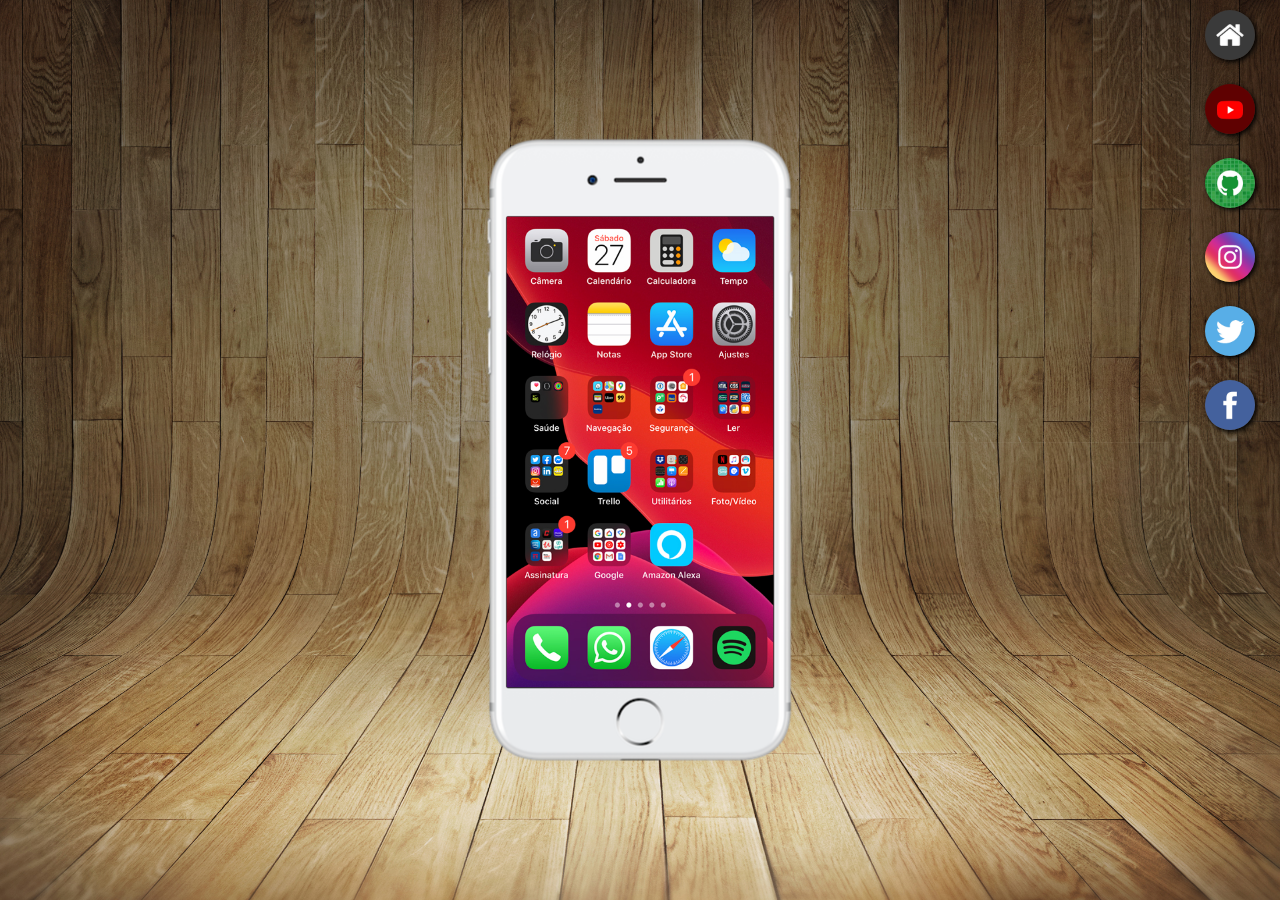
<file: index.html>
<!DOCTYPE html>
<html lang="pt-br">
<head>
    <meta charset="UTF-8">
    <meta name="viewport" content="width=device-width, initial-scale=1.0">
    <link rel="shortcut icon" href="favicon.ico" type="image/x-icon">
    <link rel="stylesheet" href="estilos/style.css">
    <title>Projeto Redes Sociais</title>
</head>
<body>
    <main>
        <section id="telefone"> 
        <iframe src="home.html" name="tela" id="tela" frameborder="0"></iframe>        
        </section>

        <section id="redes-sociais">
        <a href="home.html" target="tela"> <img src="imagens/logo-home.jpg" alt=""></a><br>
        <a href="youtube.html" target="tela"> <img src="imagens/logo-youtube.jpg" alt=""></a><br>
        <a href="github.html" target="tela"> <img src="imagens/logo-github.jpg" alt=""></a><br>
        <a href="instagra.html" target="tela"> <img src="imagens/logo-instagram.jpg" alt=""></a><br>
        <a href="imagens/tela-twitter.jpg" target="tela"> <img src="imagens/logo-twitter.jpg" alt=""></a><br>
        <a href="facebook.html" target="tela"> <img src="imagens/logo-facebook.jpg" alt=""></a>
        </section>
    </main>
</body>
</html>
</file>
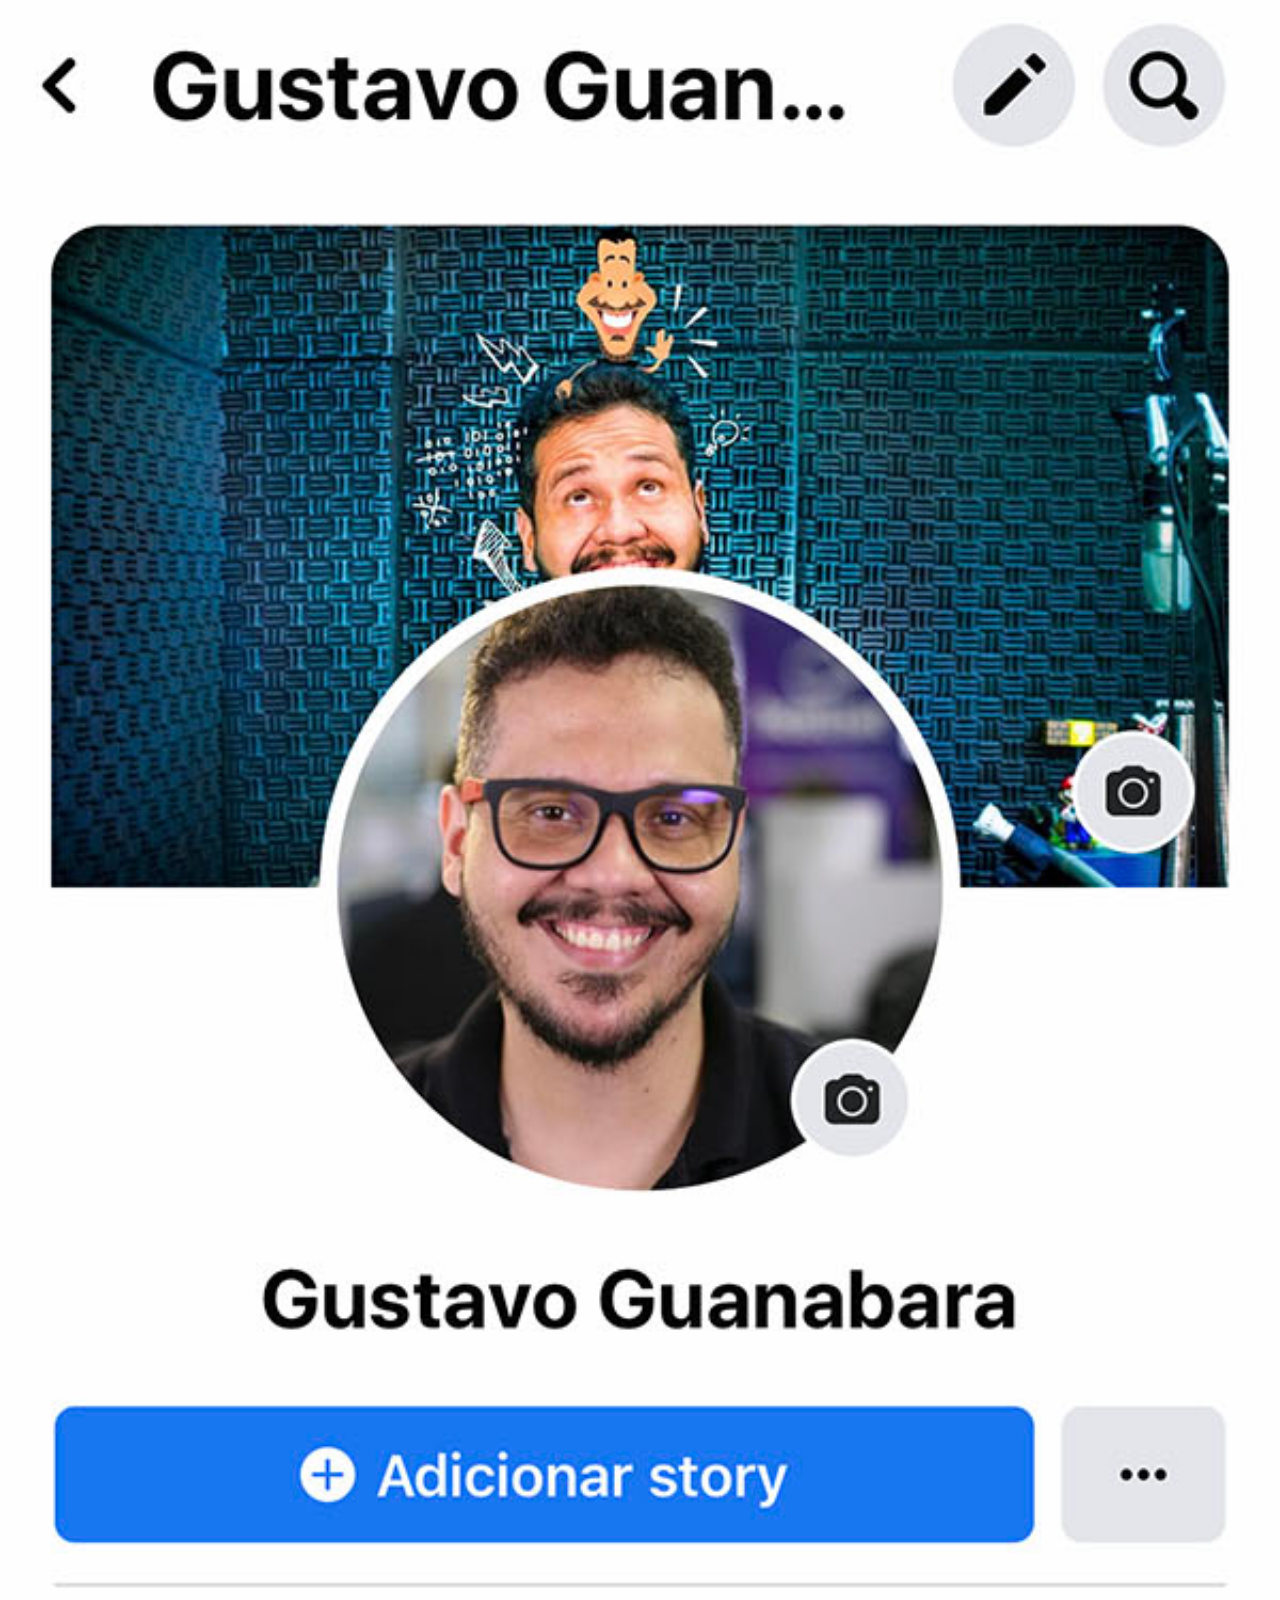
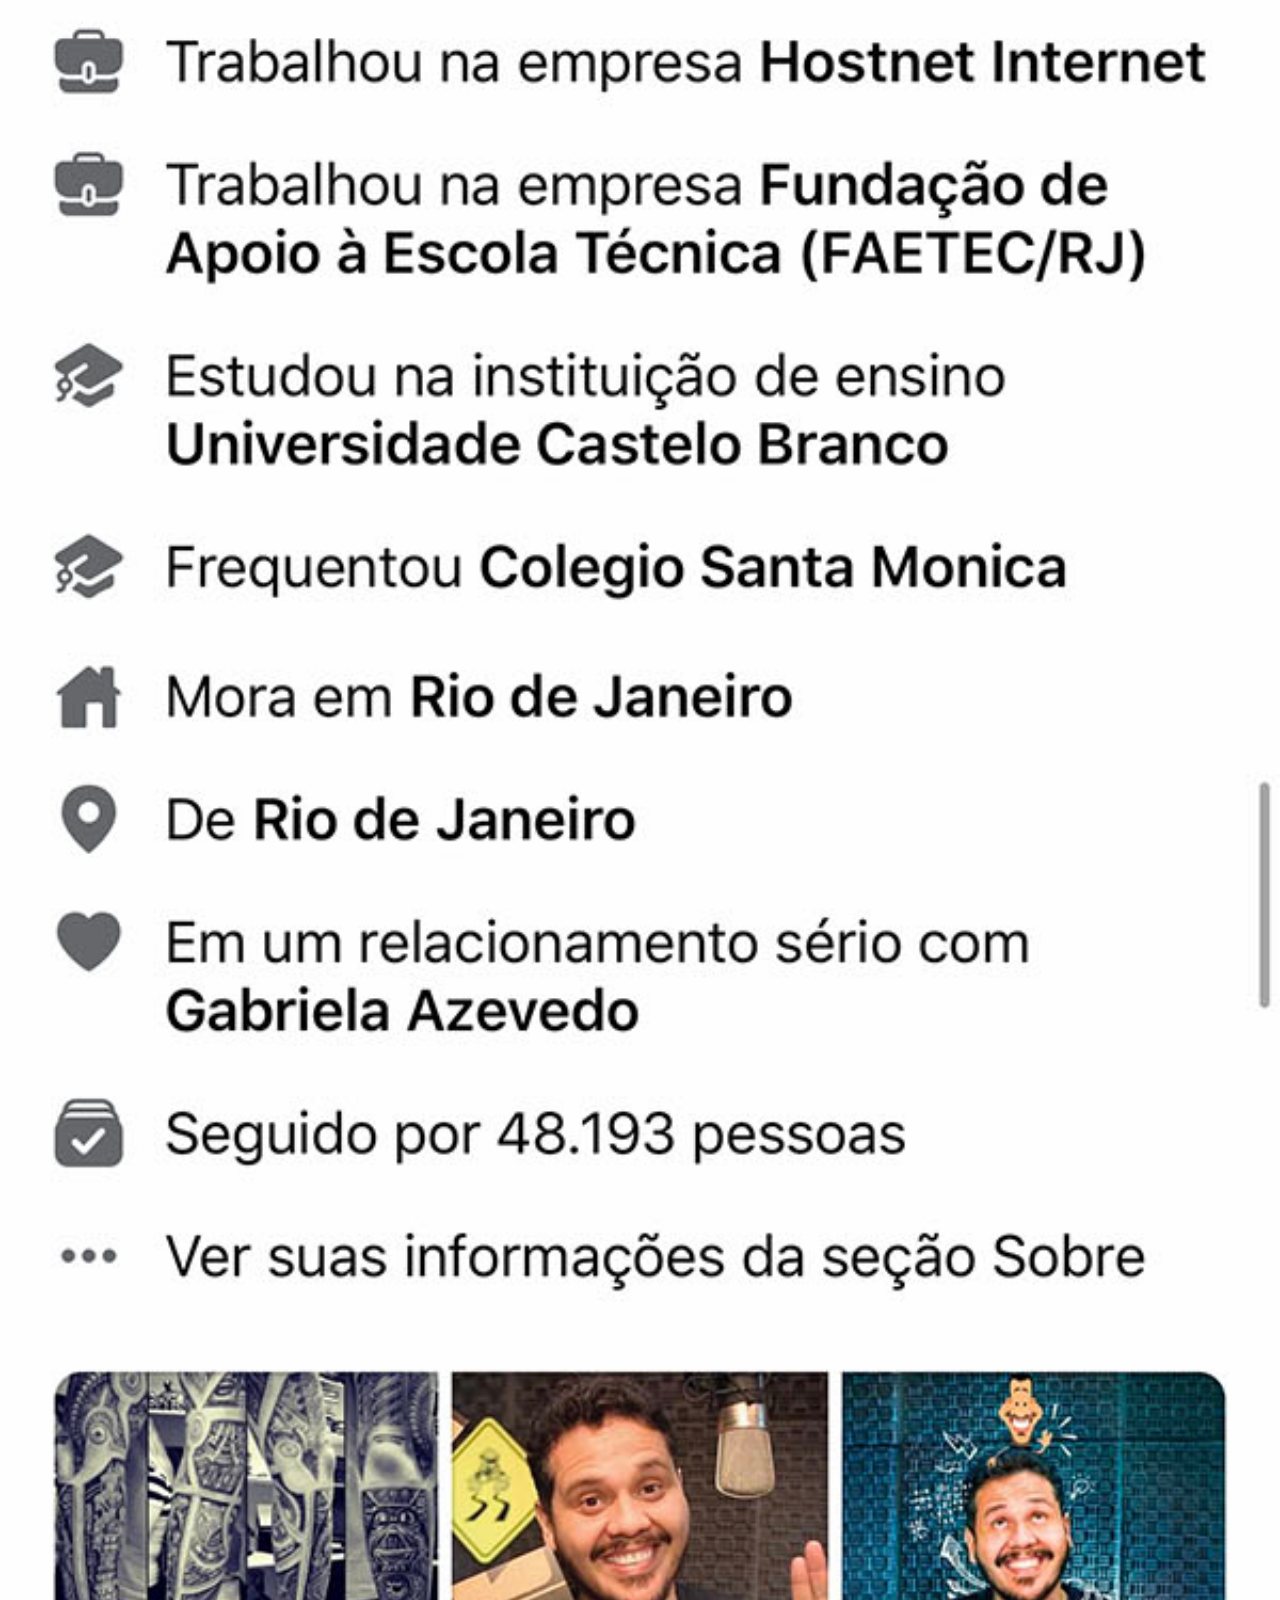
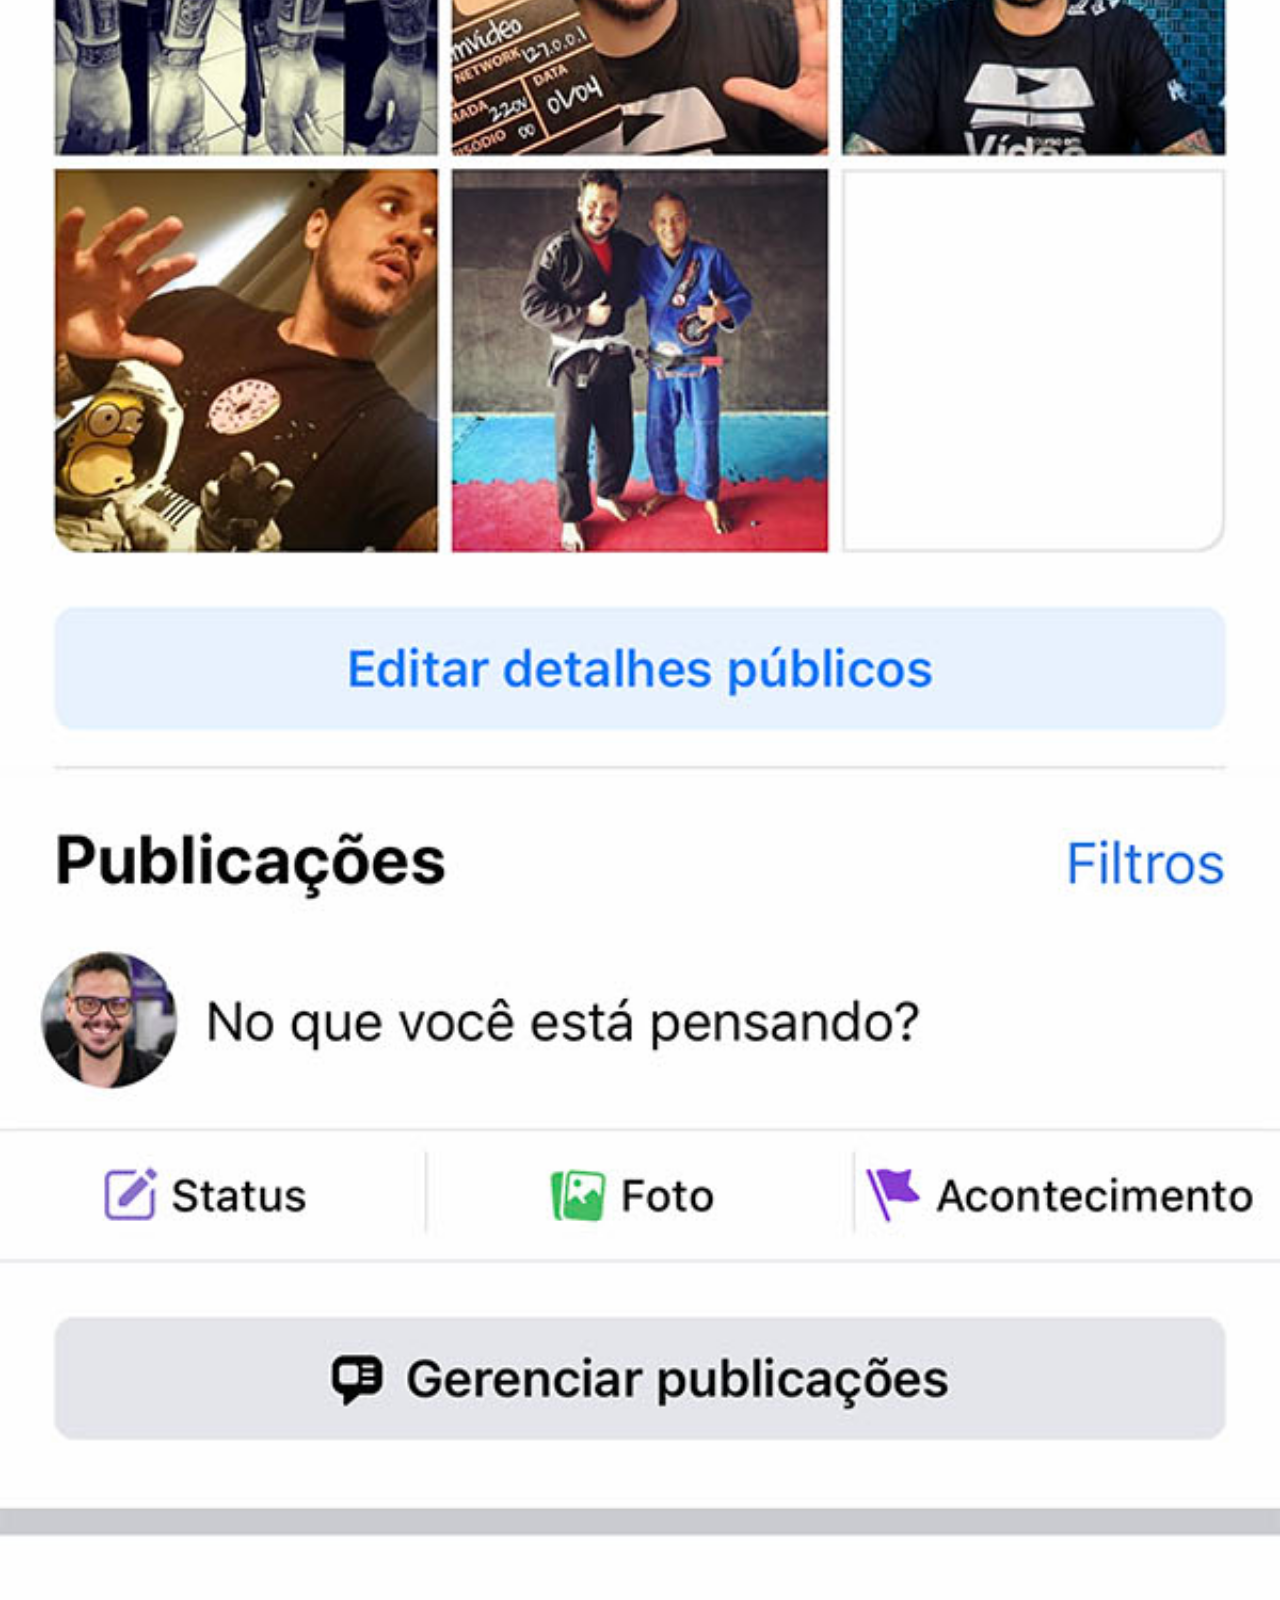
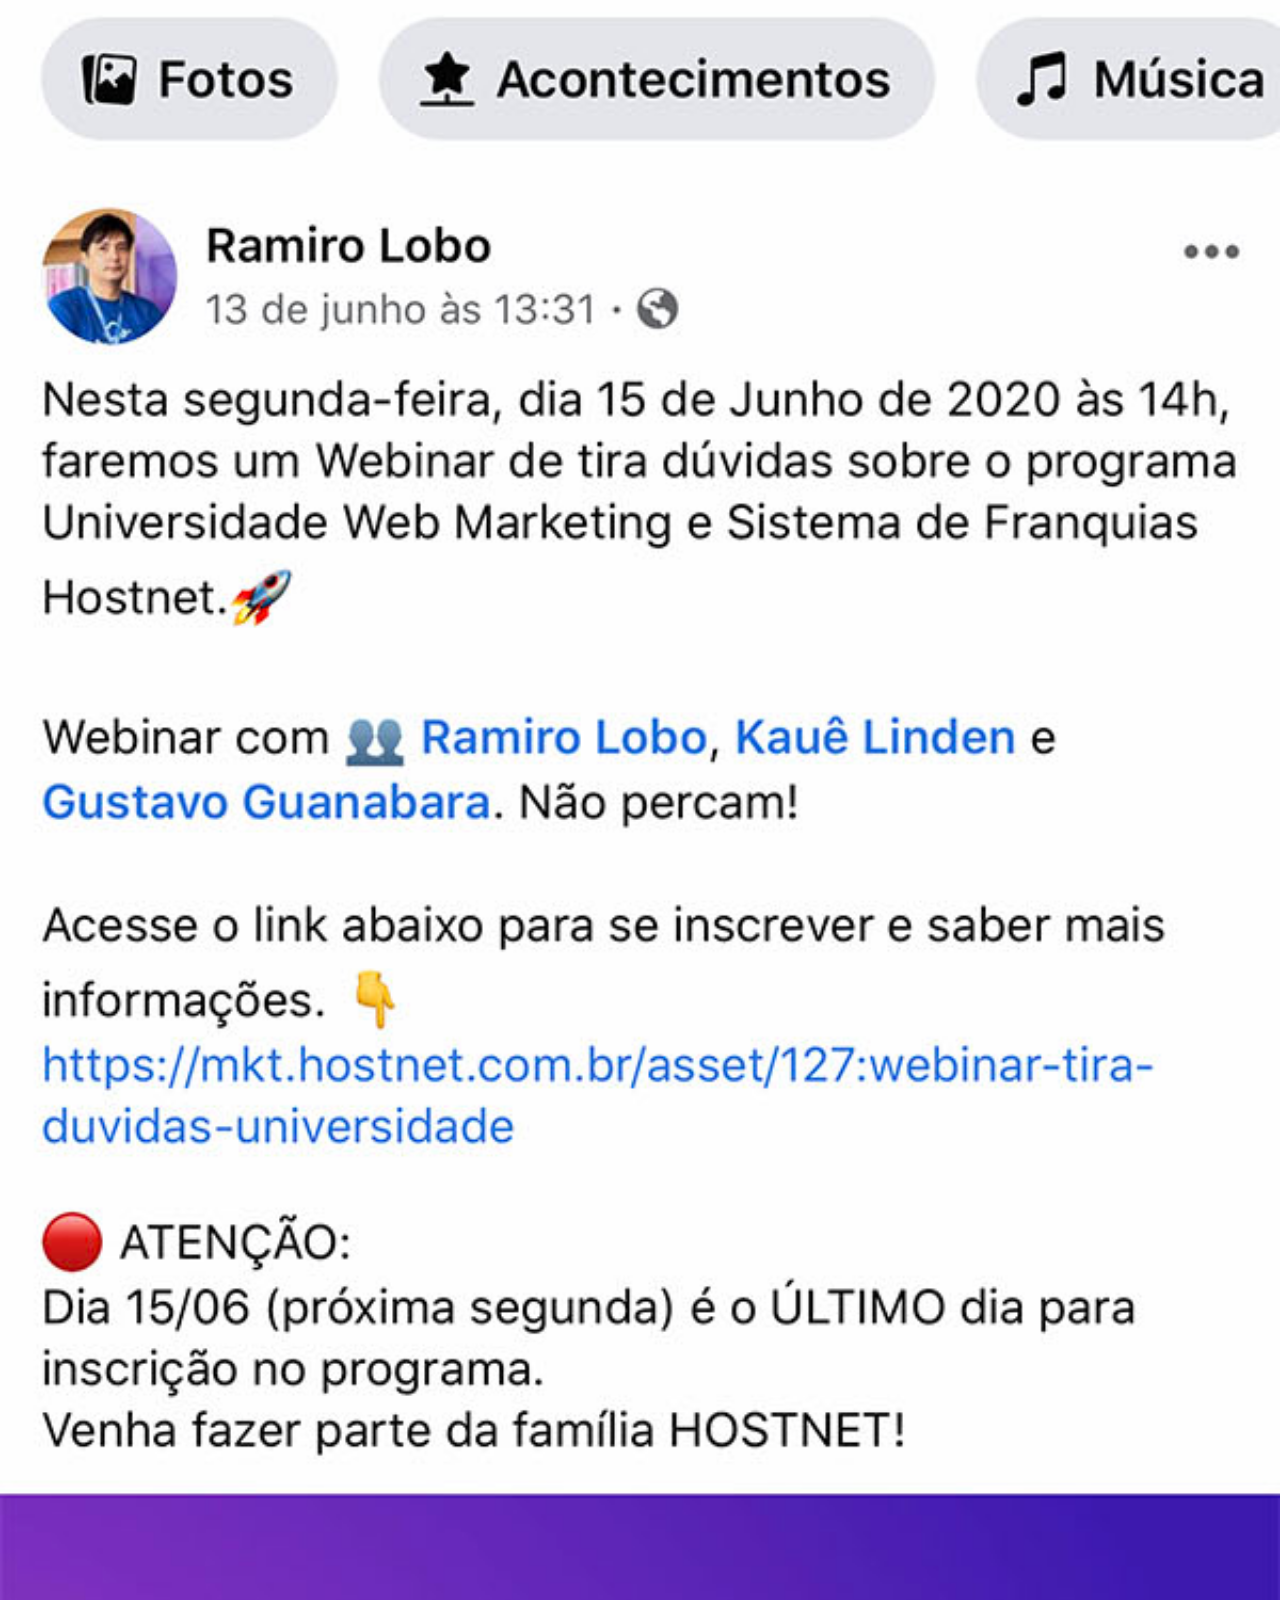
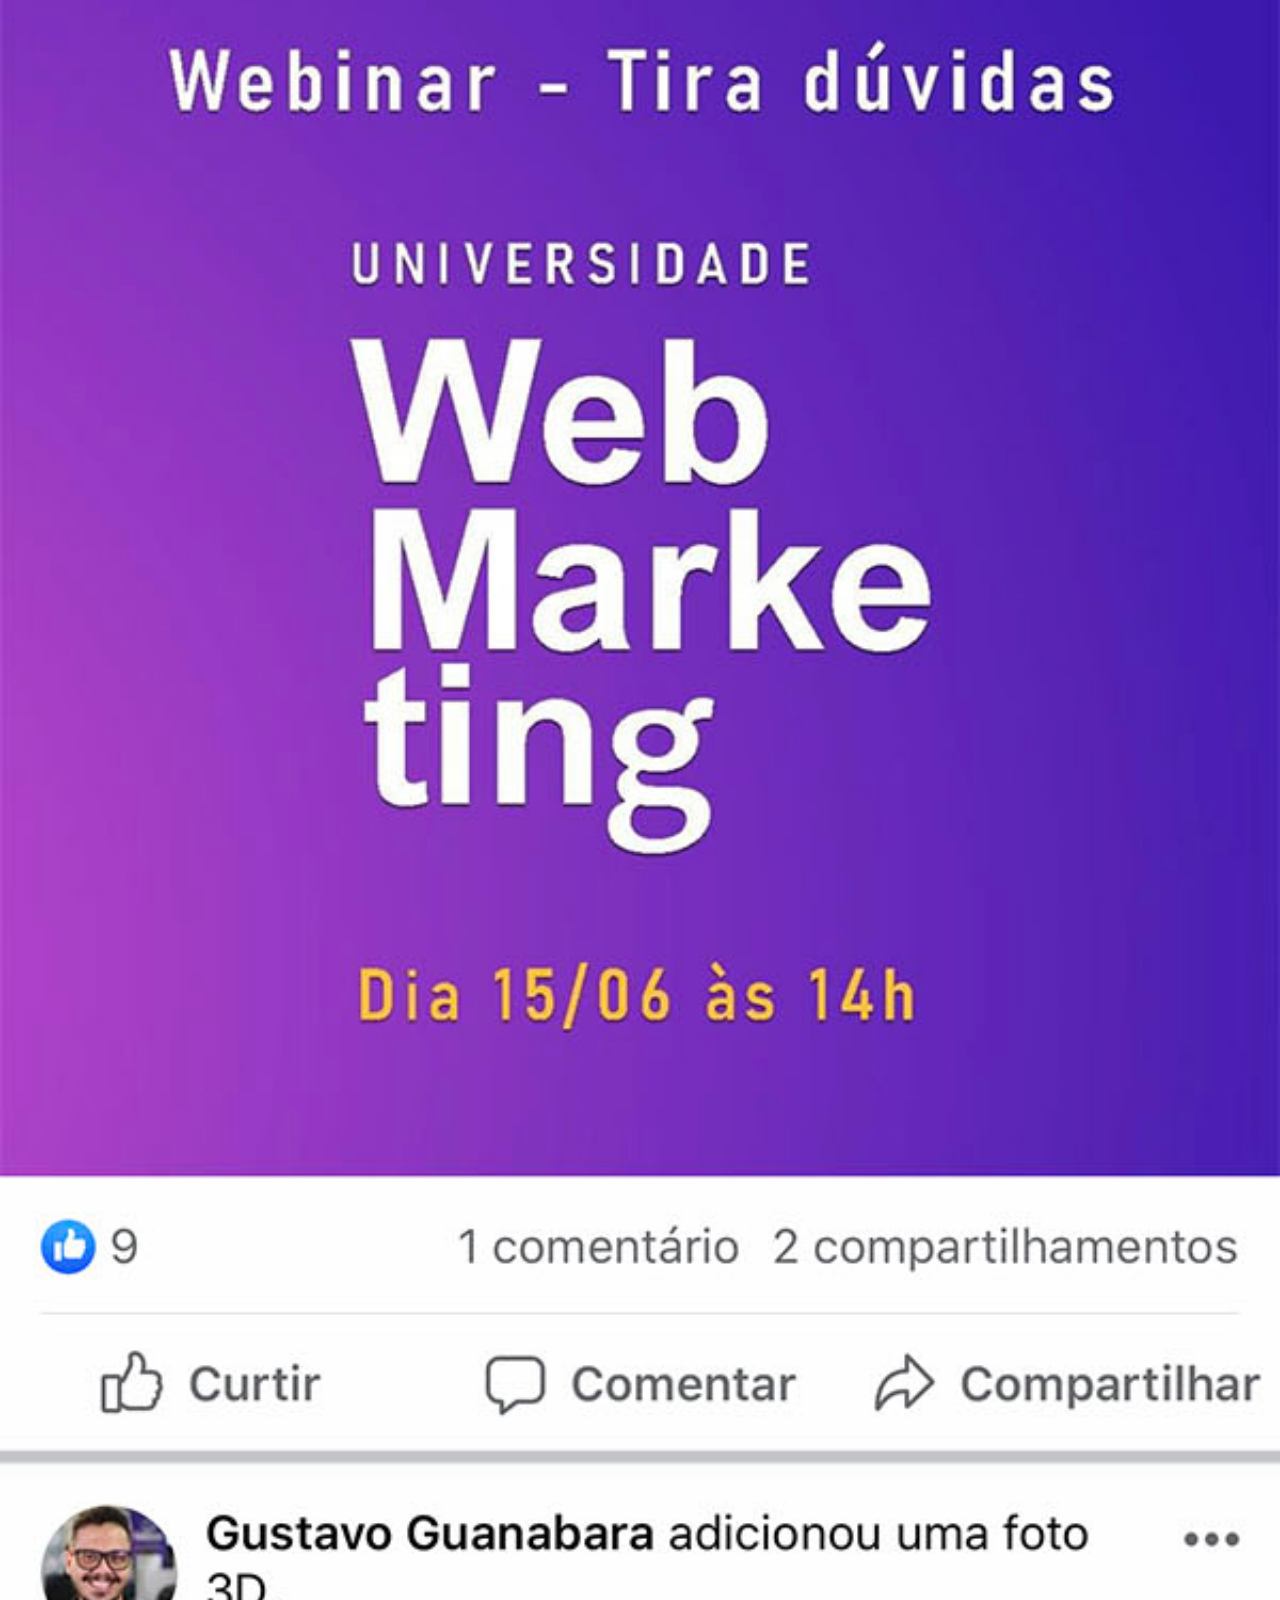
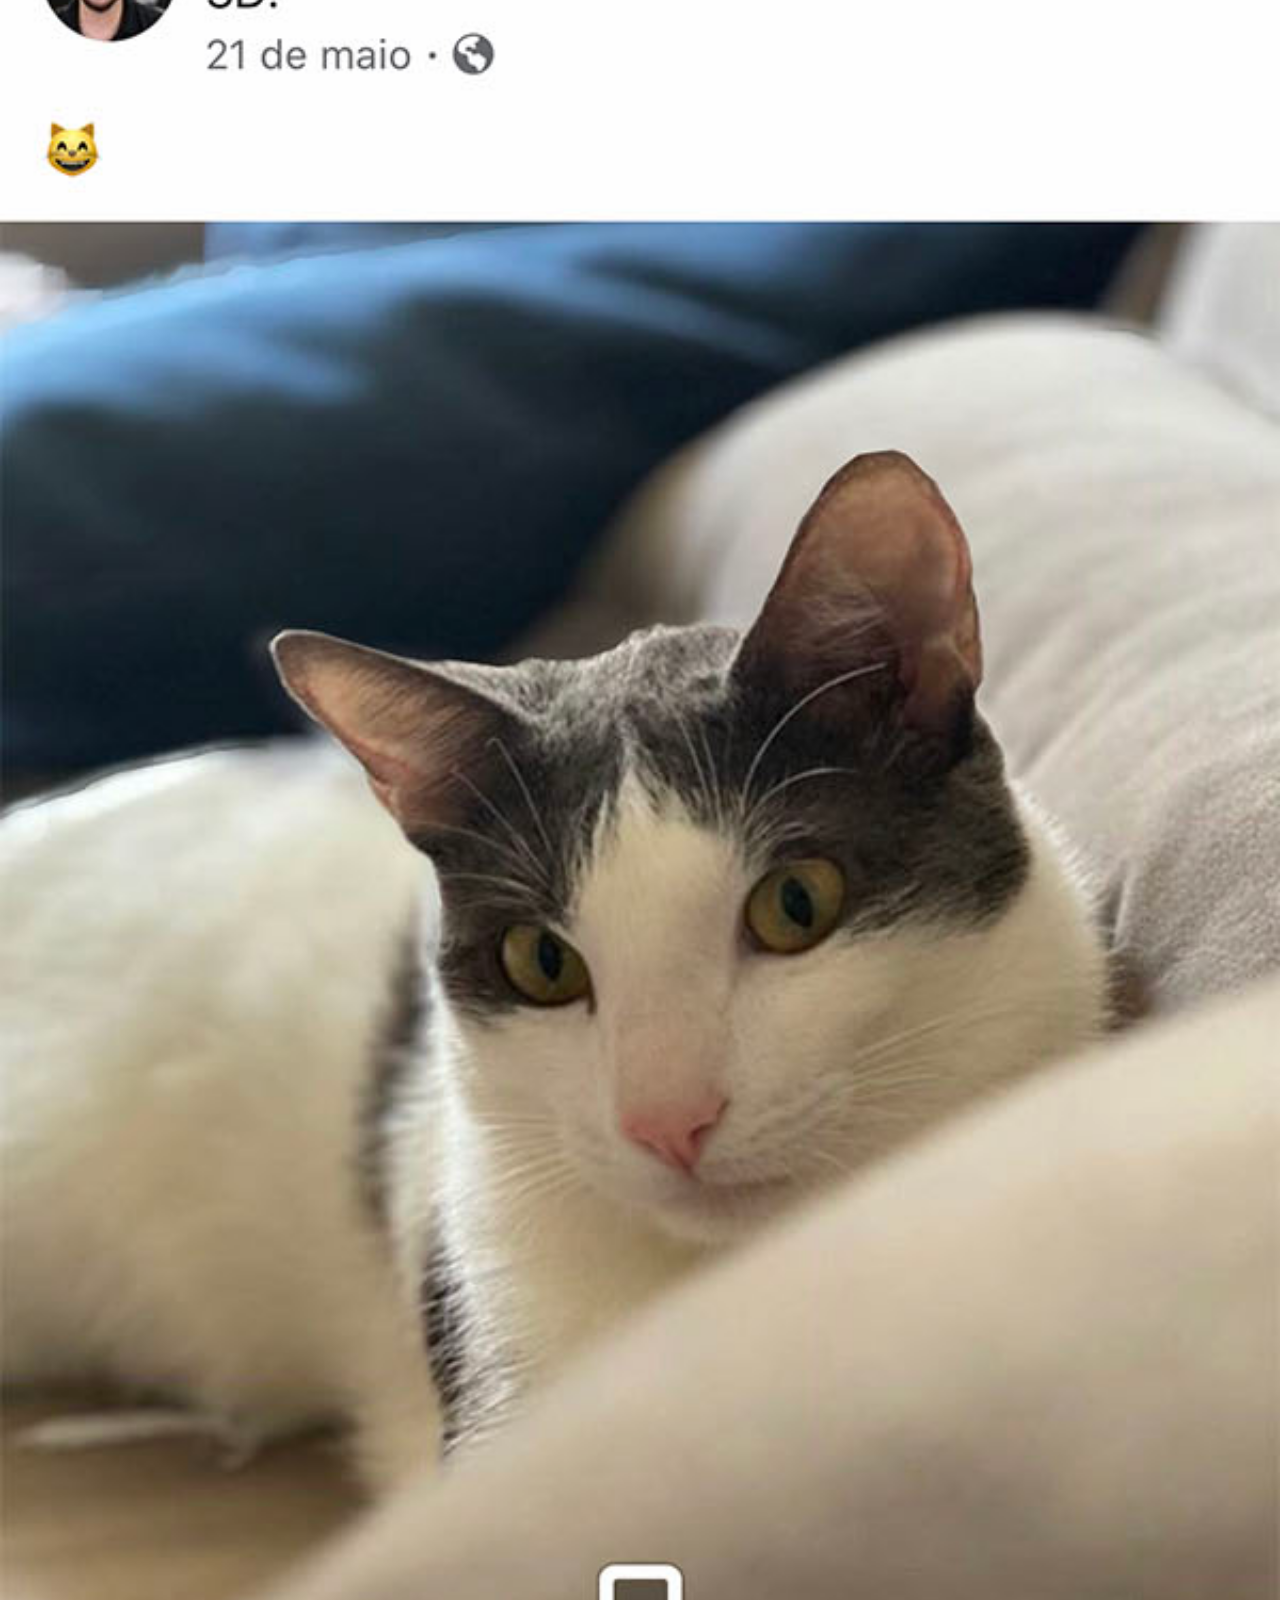
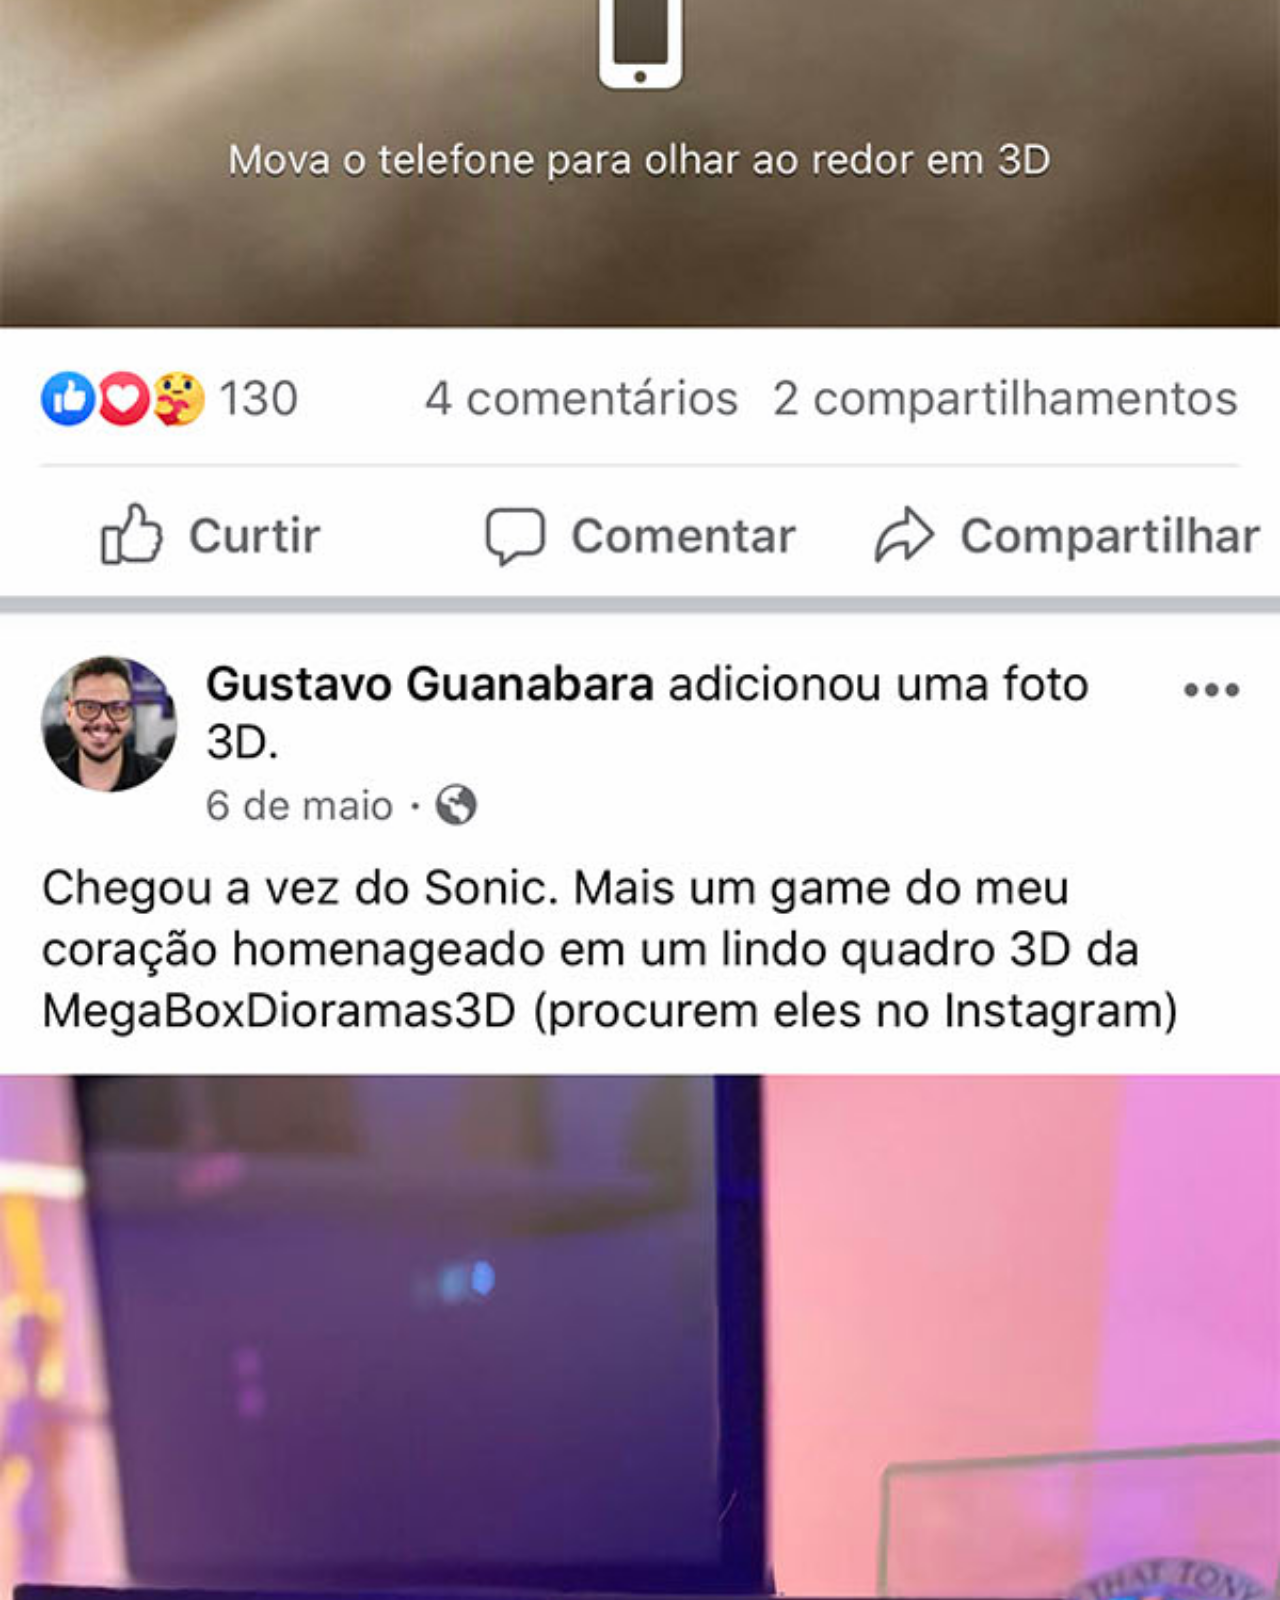
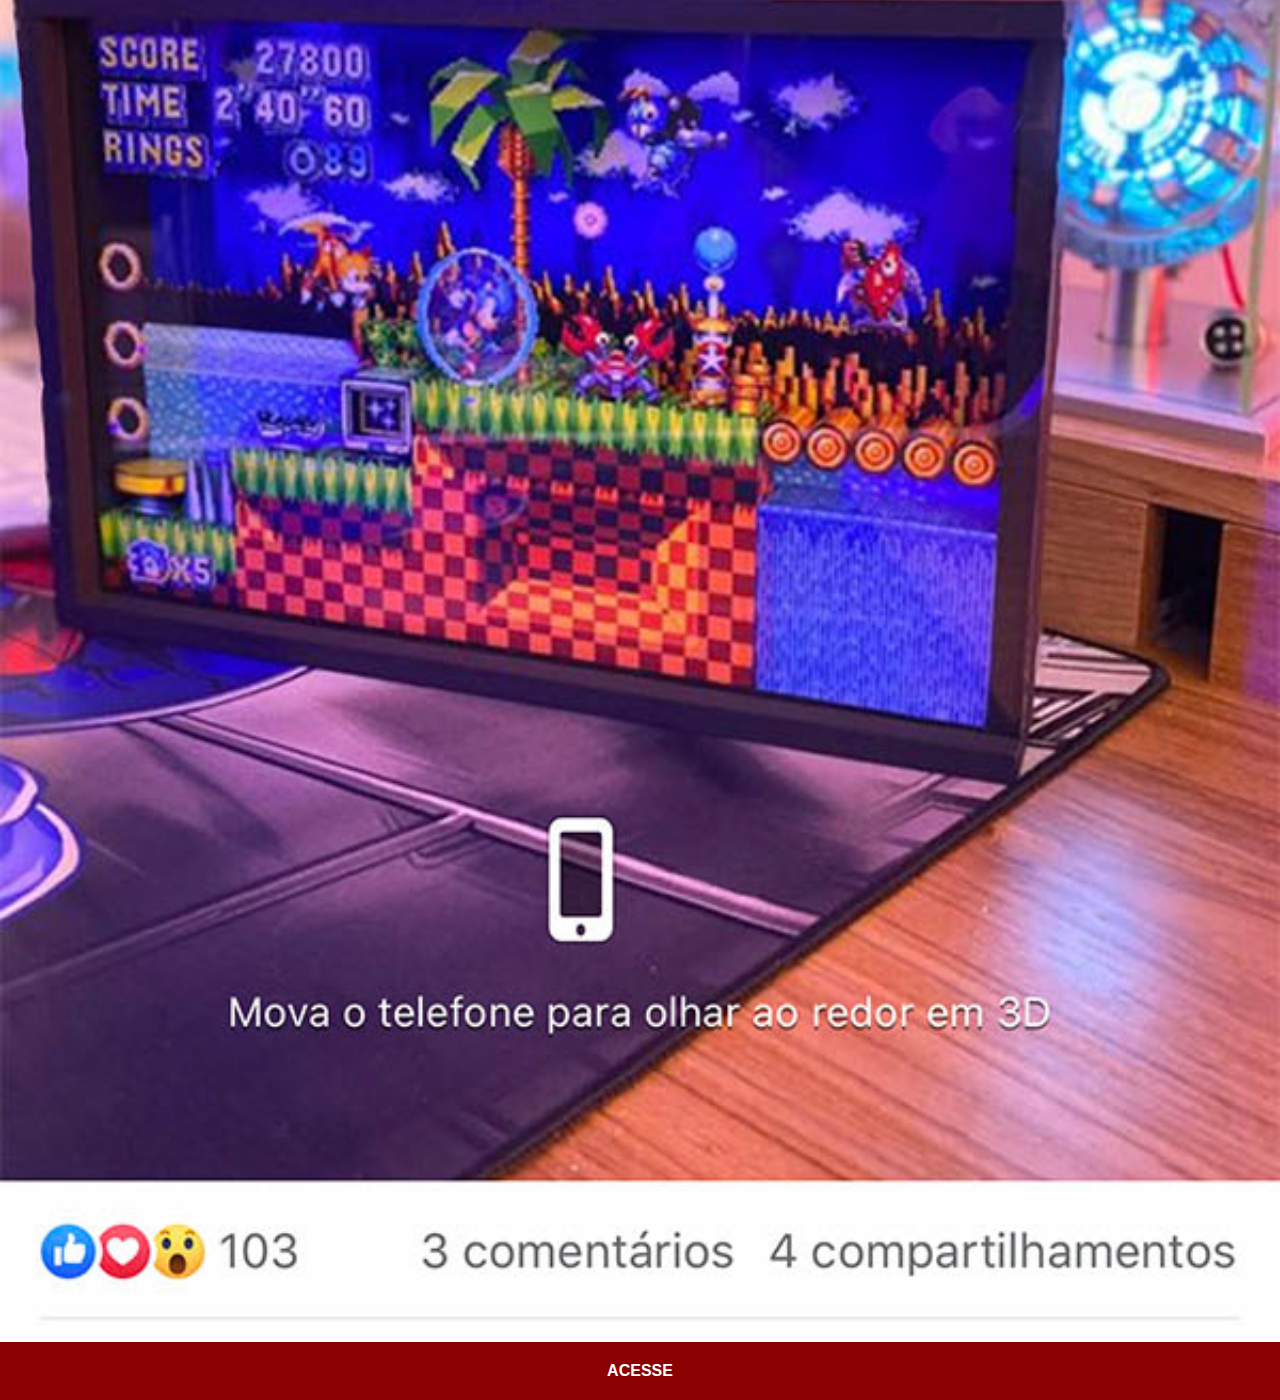
<file: facebook.html>
<!DOCTYPE html>
<html lang="pt-br">
<head>
    <meta charset="UTF-8">
    <meta name="viewport" content="width=device-width, initial-scale=1.0">
    <title>Facebook</title>
    <link rel="stylesheet" href="estilos/social.css">
</head>
<body>
    <img src="imagens/tela-facebook.jpg" alt="facebook">
    <a href="https://www.facebook.com/profile.php?id=61563647098877"target="_blank">ACESSE</a>
</body>
</html>
</file>
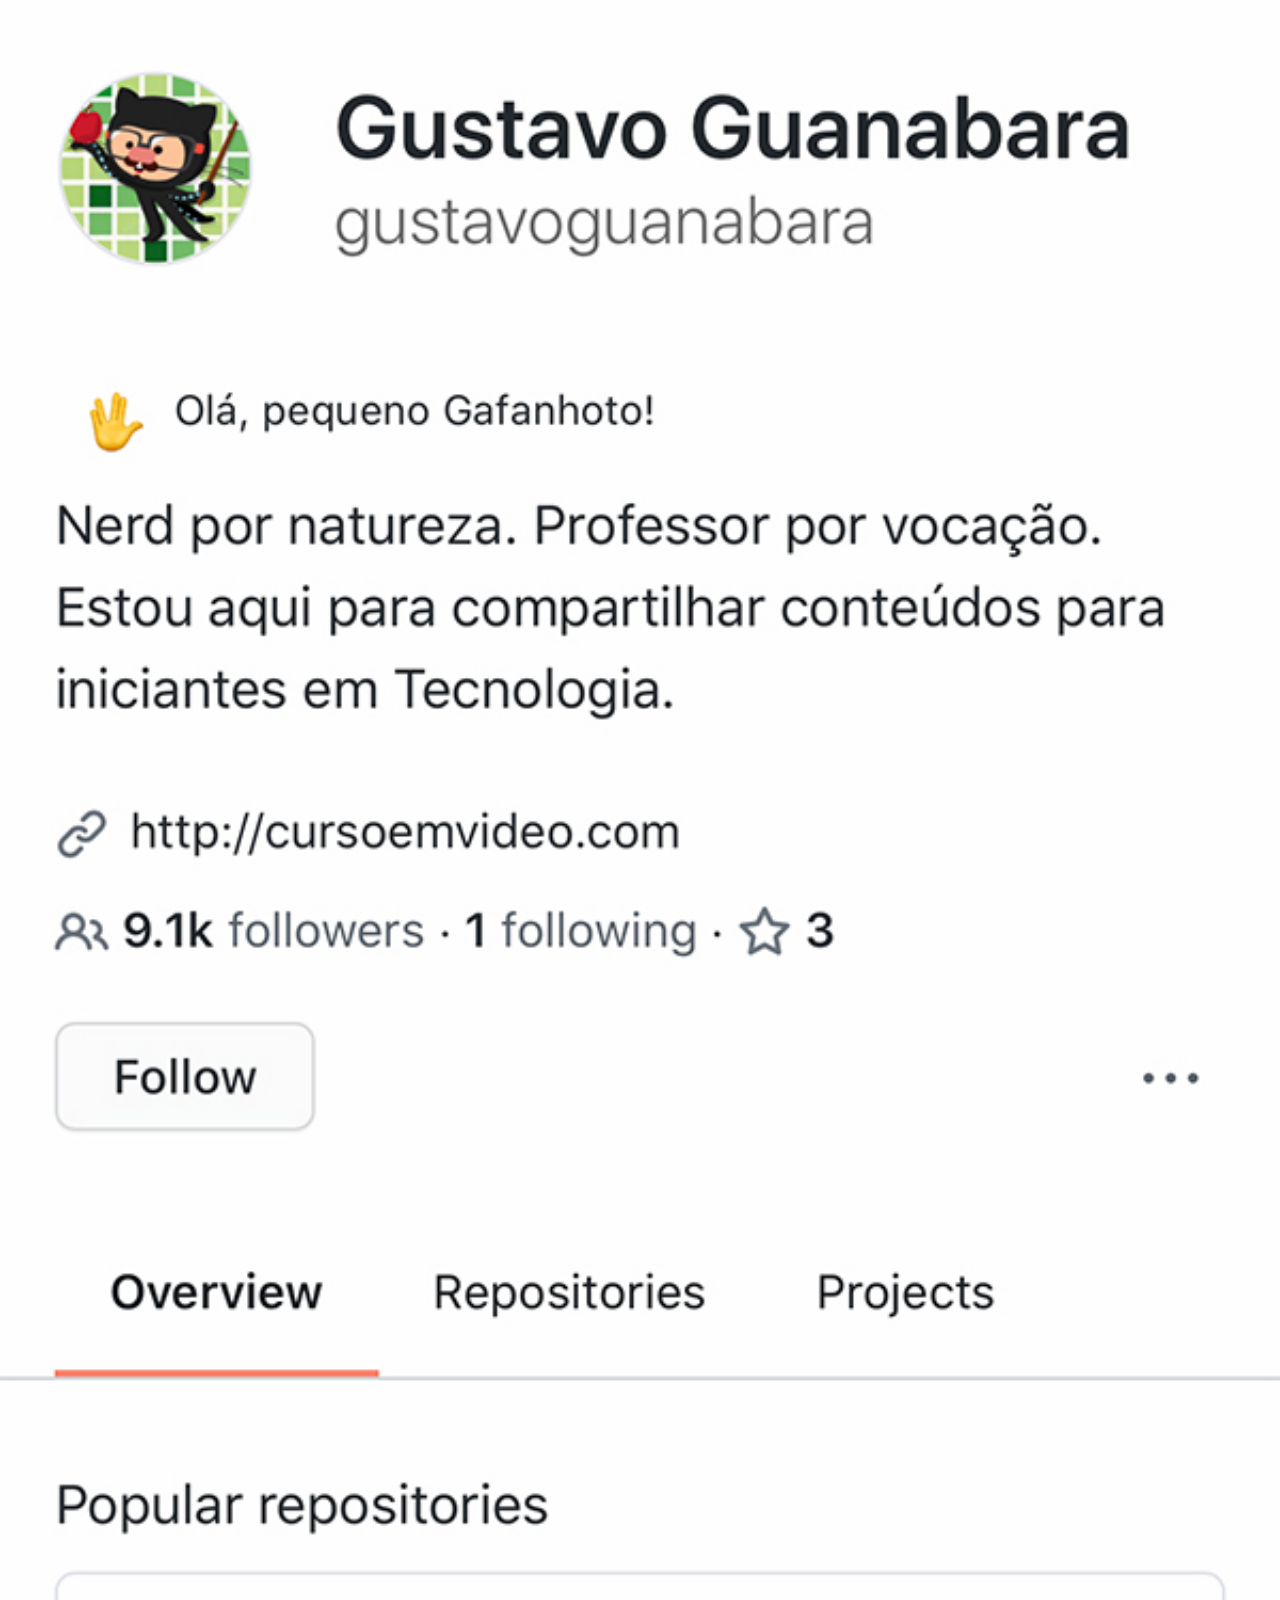
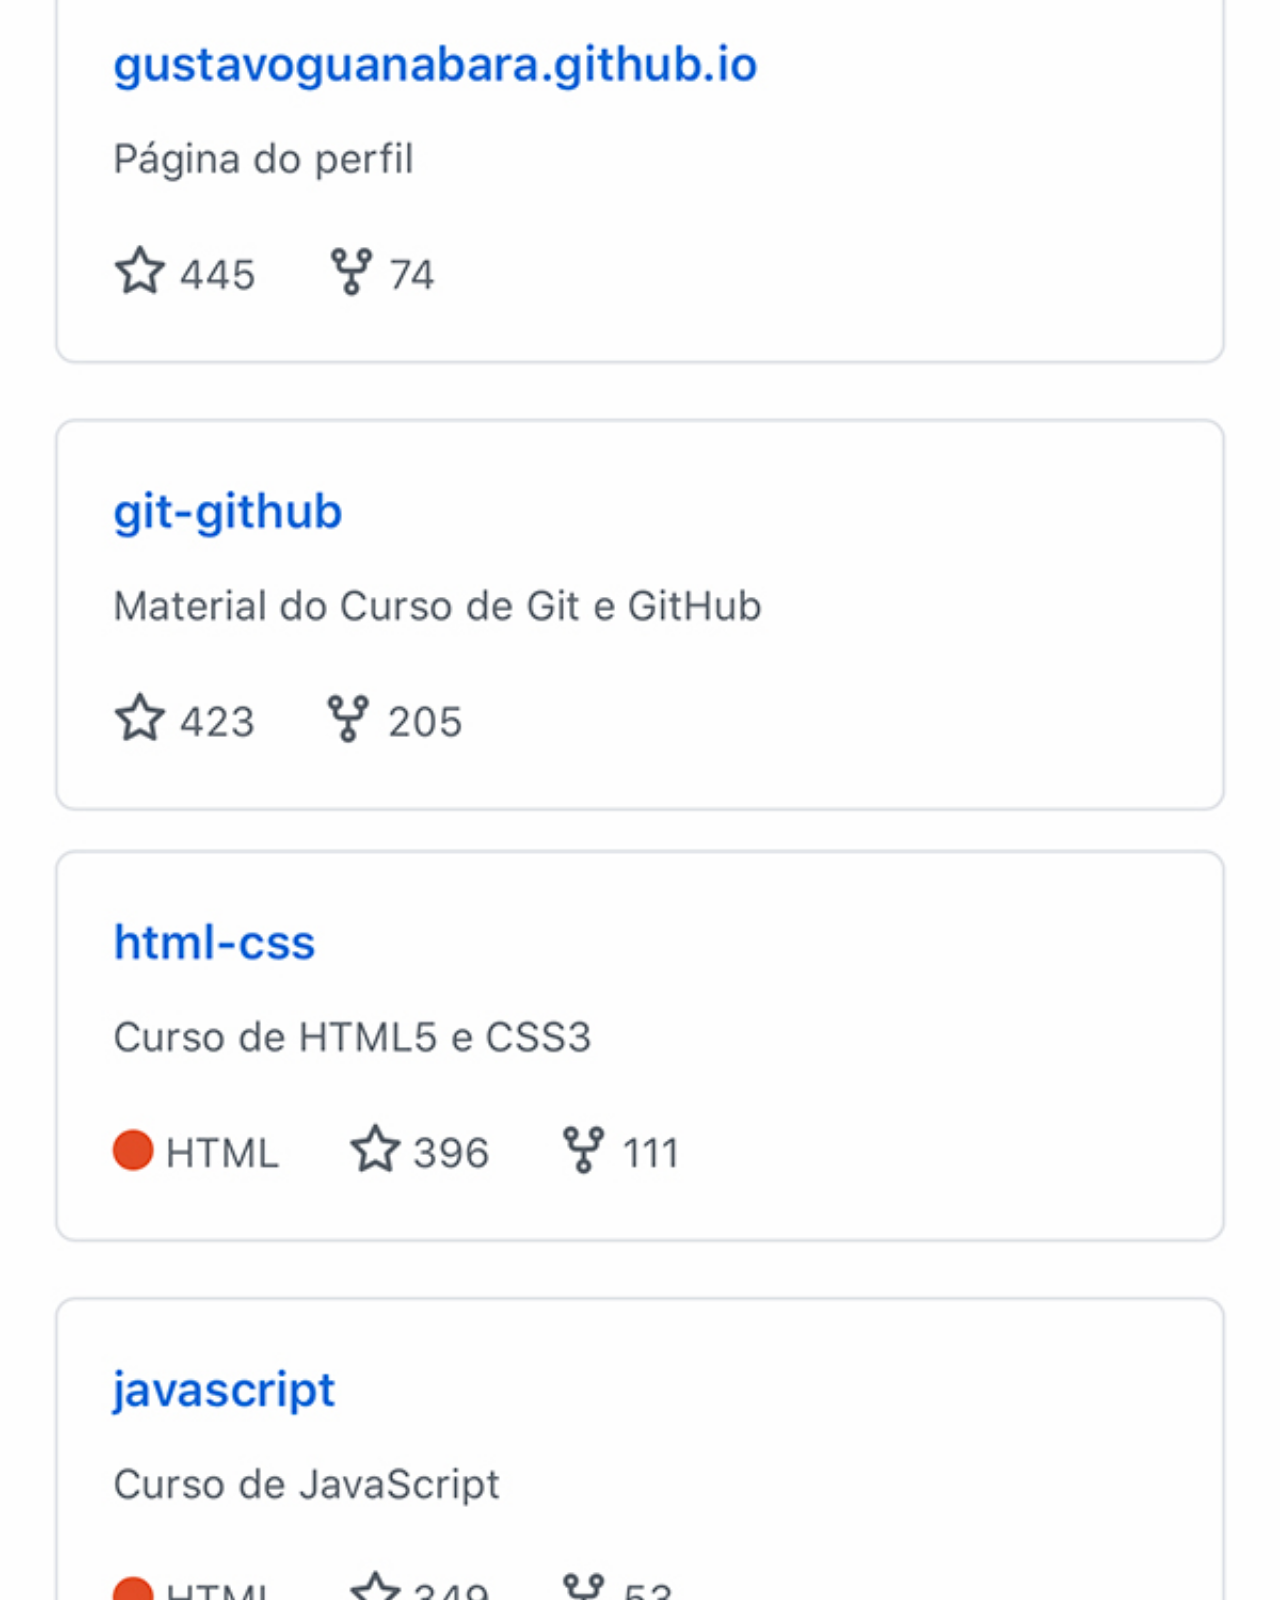
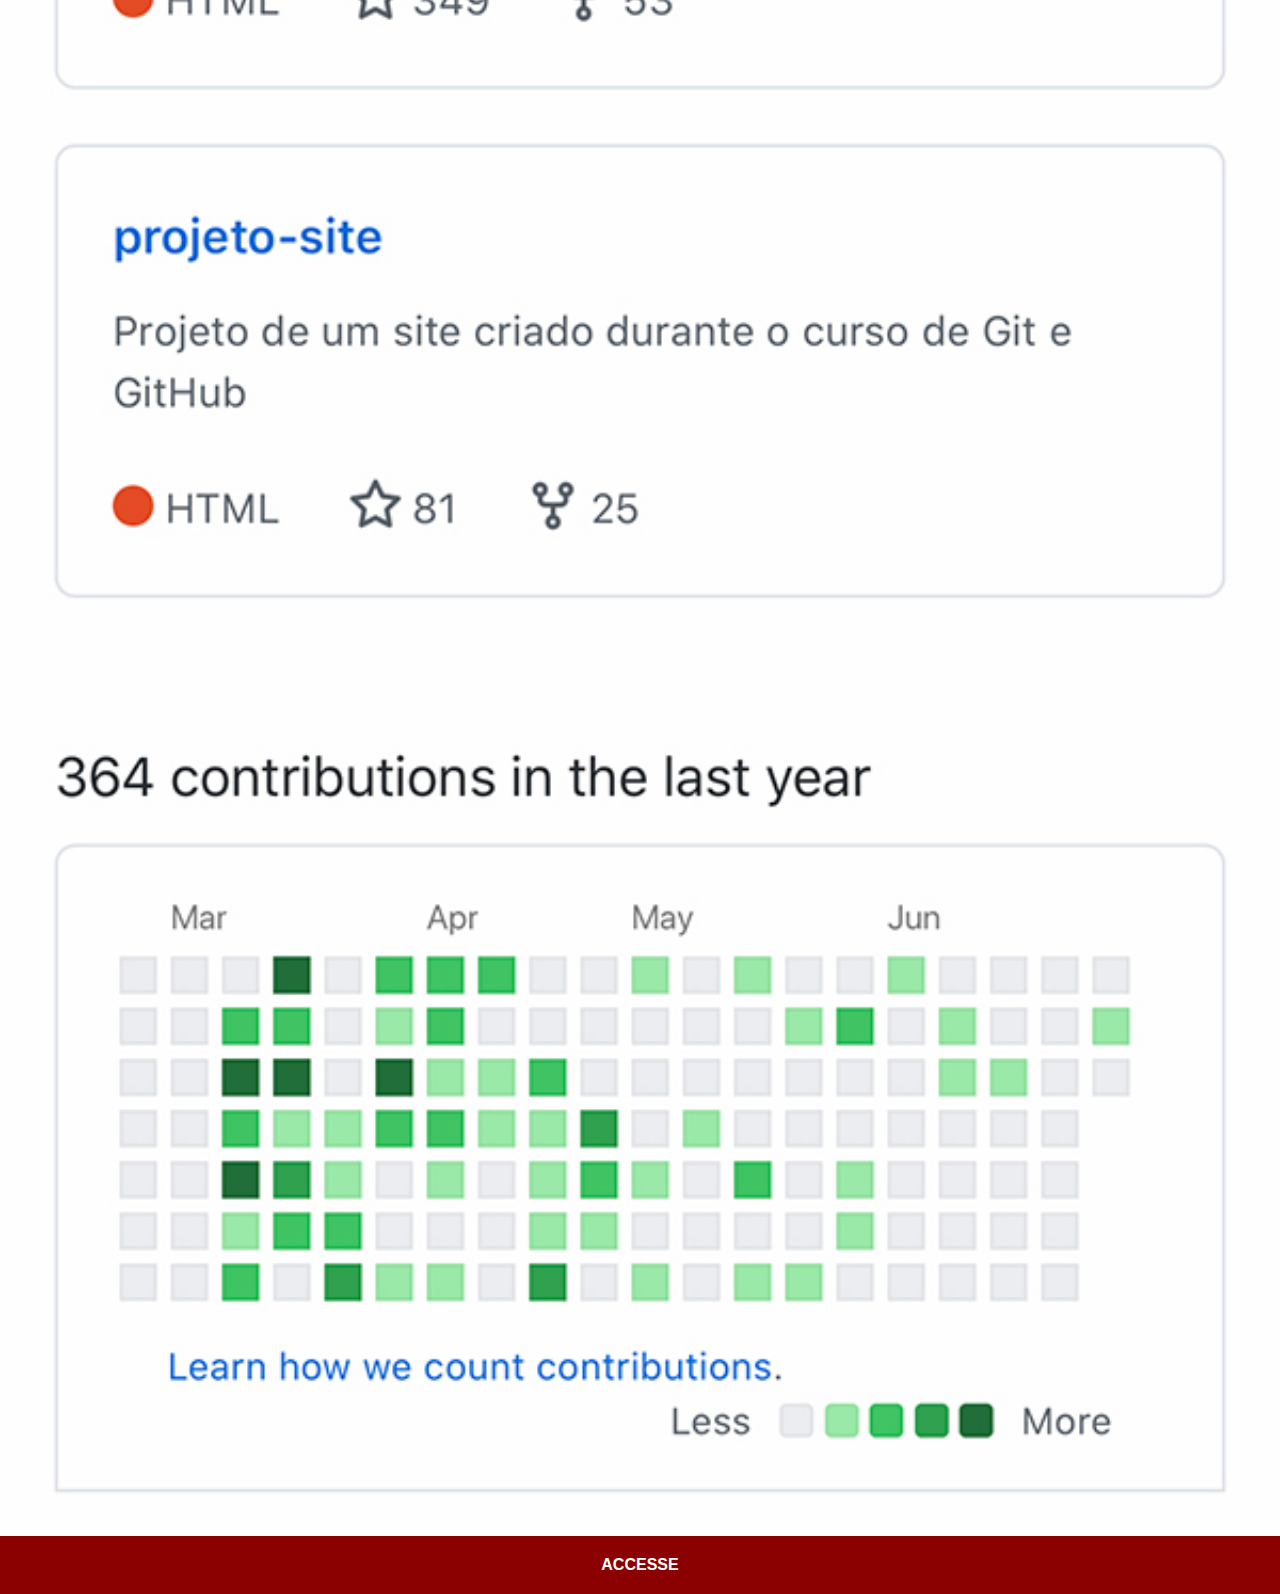
<file: github.html>
<!DOCTYPE html>
<html lang="pt-br">
<head>
    <meta charset="UTF-8">
    <meta name="viewport" content="width=device-width, initial-scale=1.0">
    <title>GitHub</title>
    <link rel="stylesheet" href="estilos/social.css ">
</head>
<body>
    <img src="imagens/tela-github.jpg" alt="GitHub">
    <a href="https://github.com/Joaobauer79" target="_blank">ACCESSE</a>
    
</body>
</html>
</file>
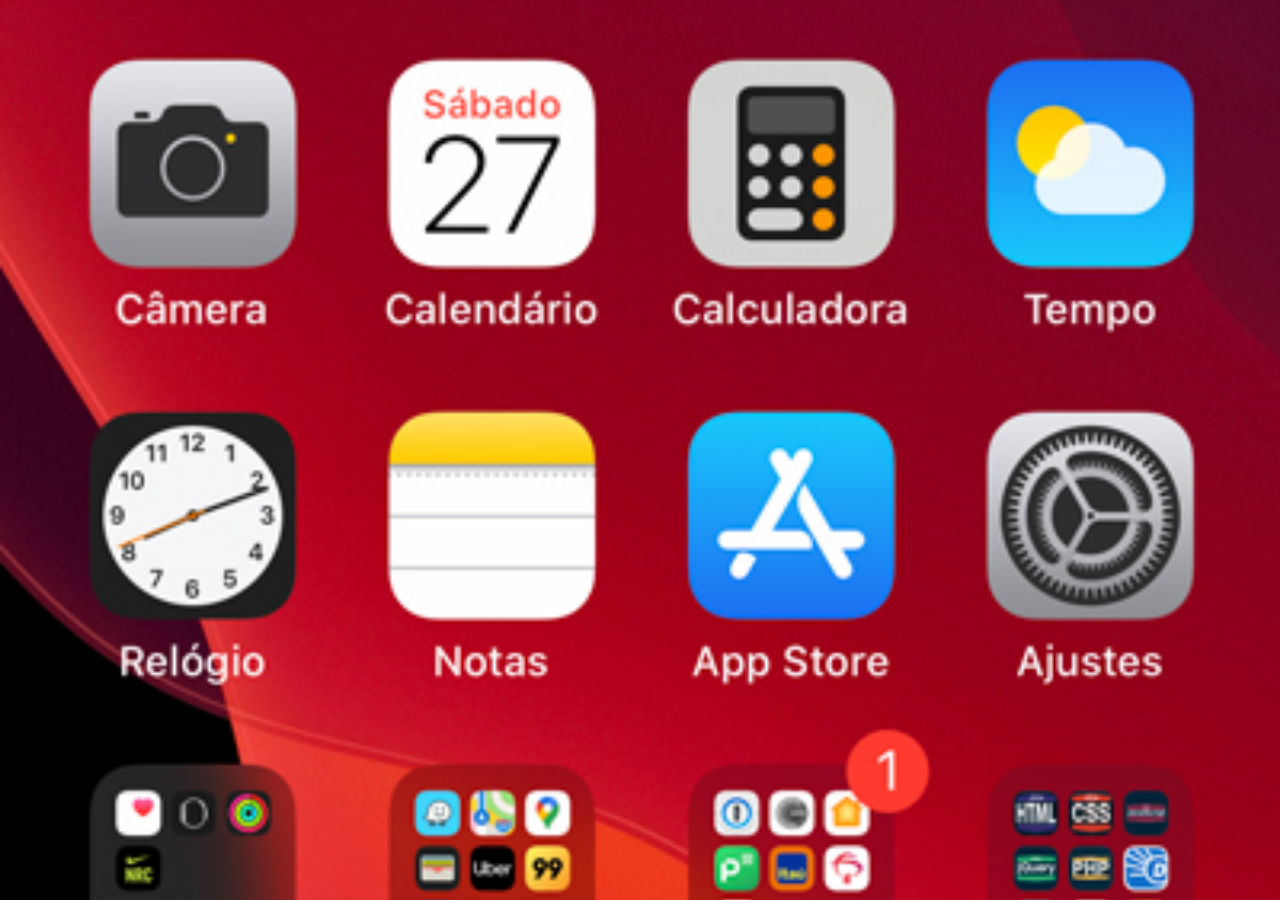
<file: home.html>
<!DOCTYPE html>
<html lang="pt-br">
<head>
    <meta charset="UTF-8">
    <meta name="viewport" content="width=device-width, initial-scale=1.0">
    <title>Home</title>
</head>
<style>
    * {
        margin: 0px;
        padding: 0px;
    }
    body {
        width: 100vw;
        height: 100vh;
        background: black url('imagens/tela-home.jpg') no-repeat top center;
        background-size: cover;
    }
</style>
<body>
    
</body>
</html>
</file>
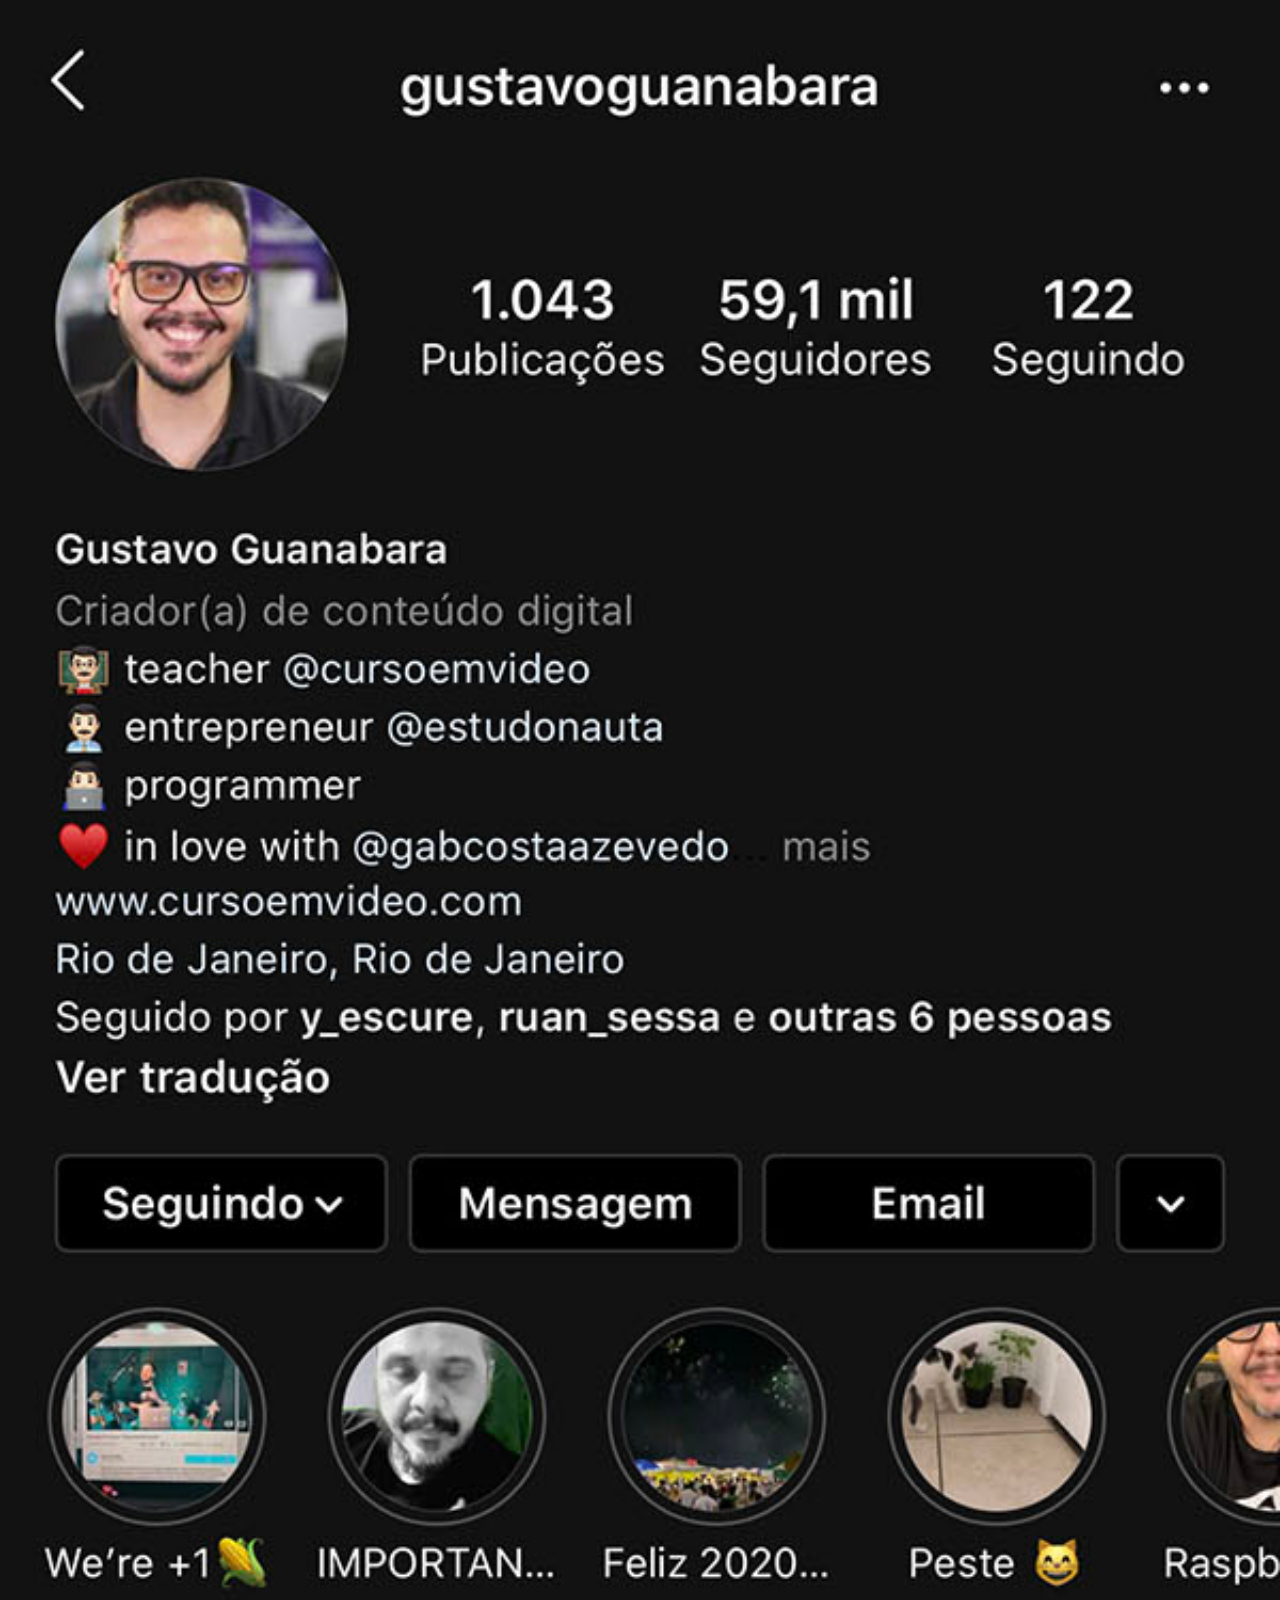
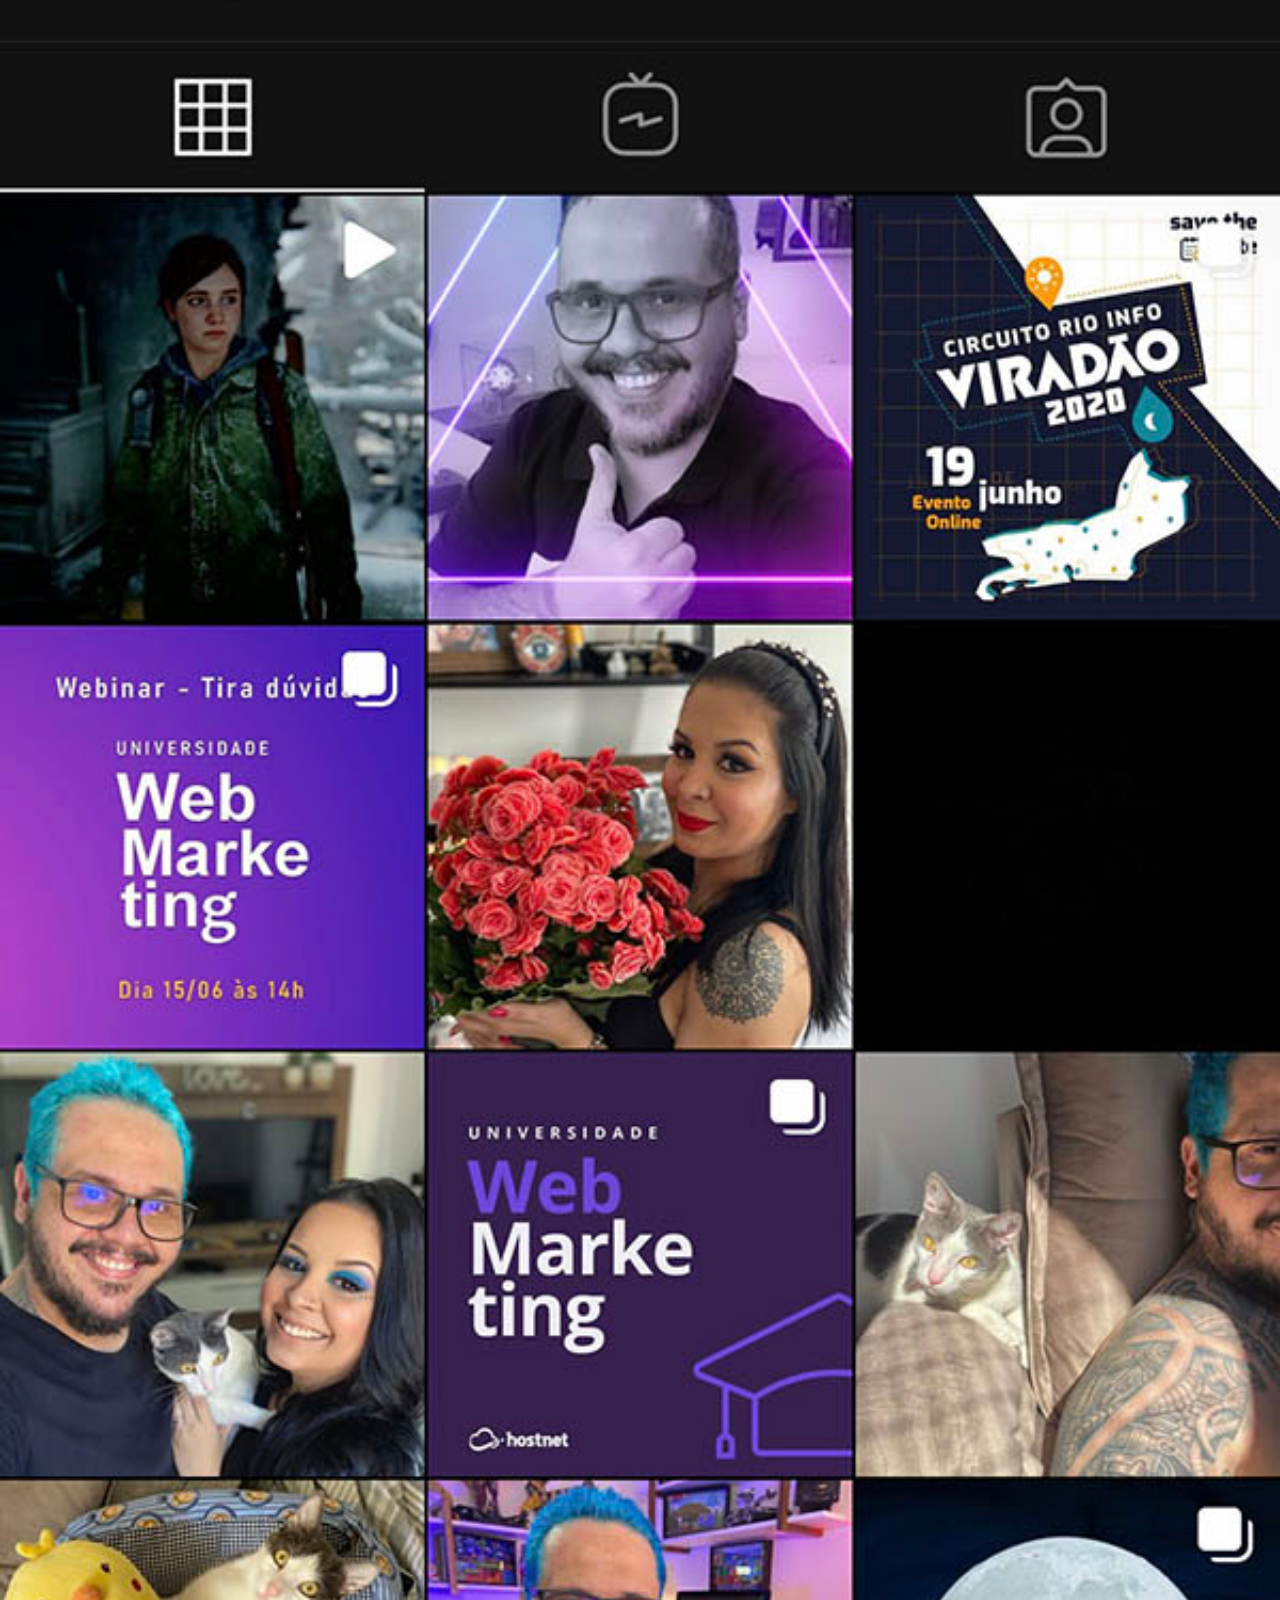
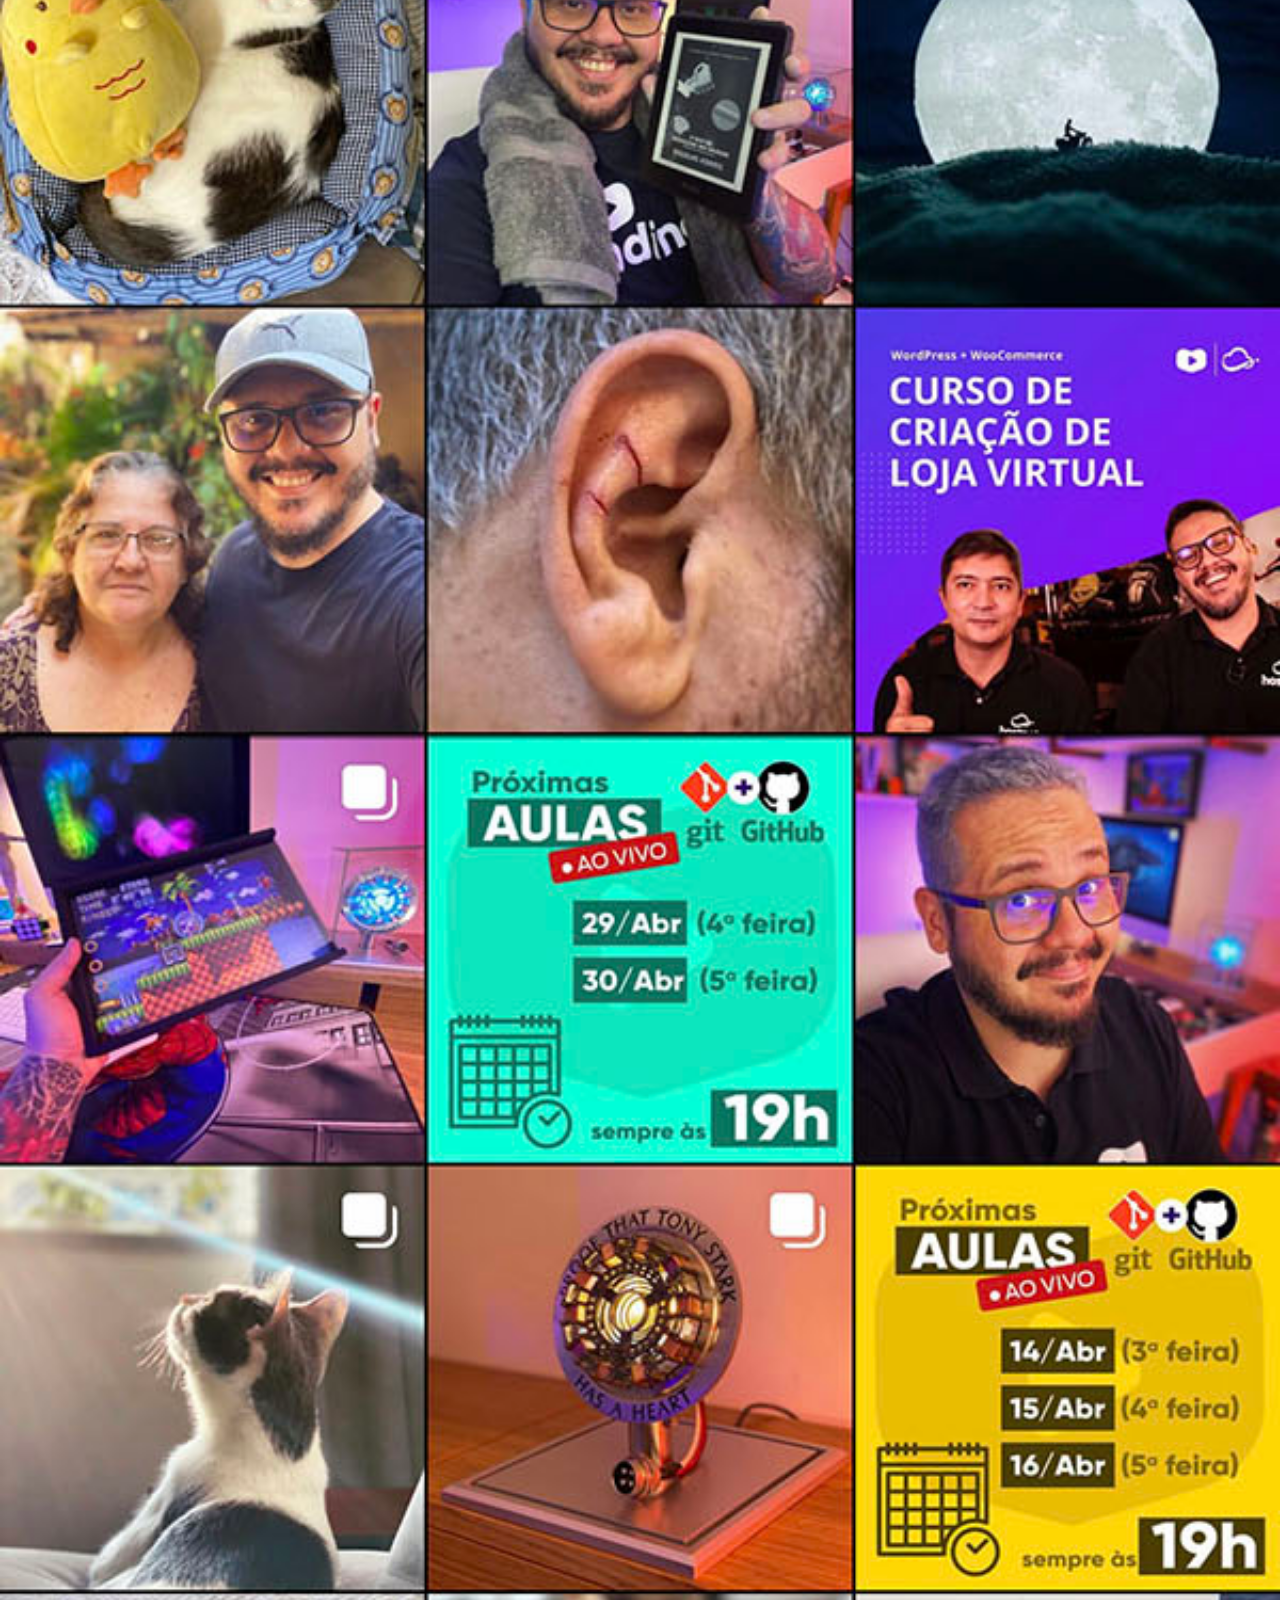
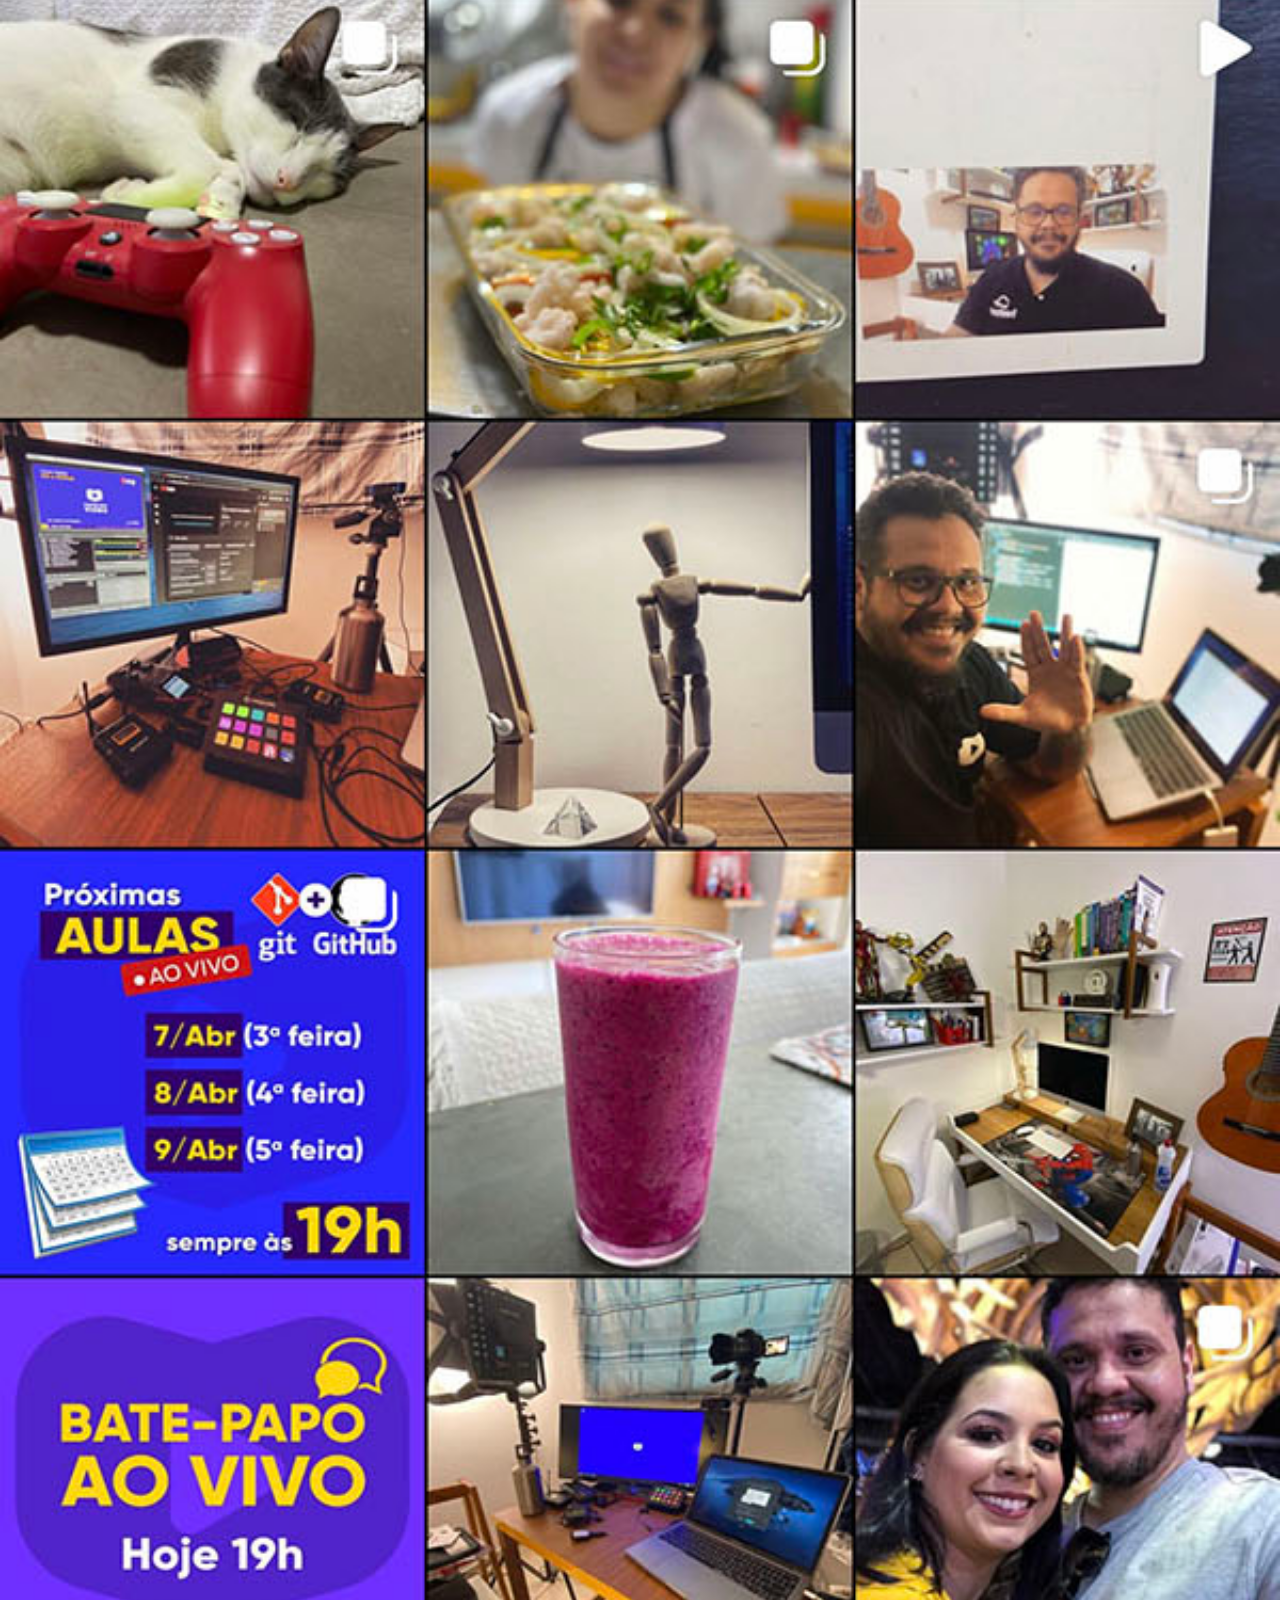
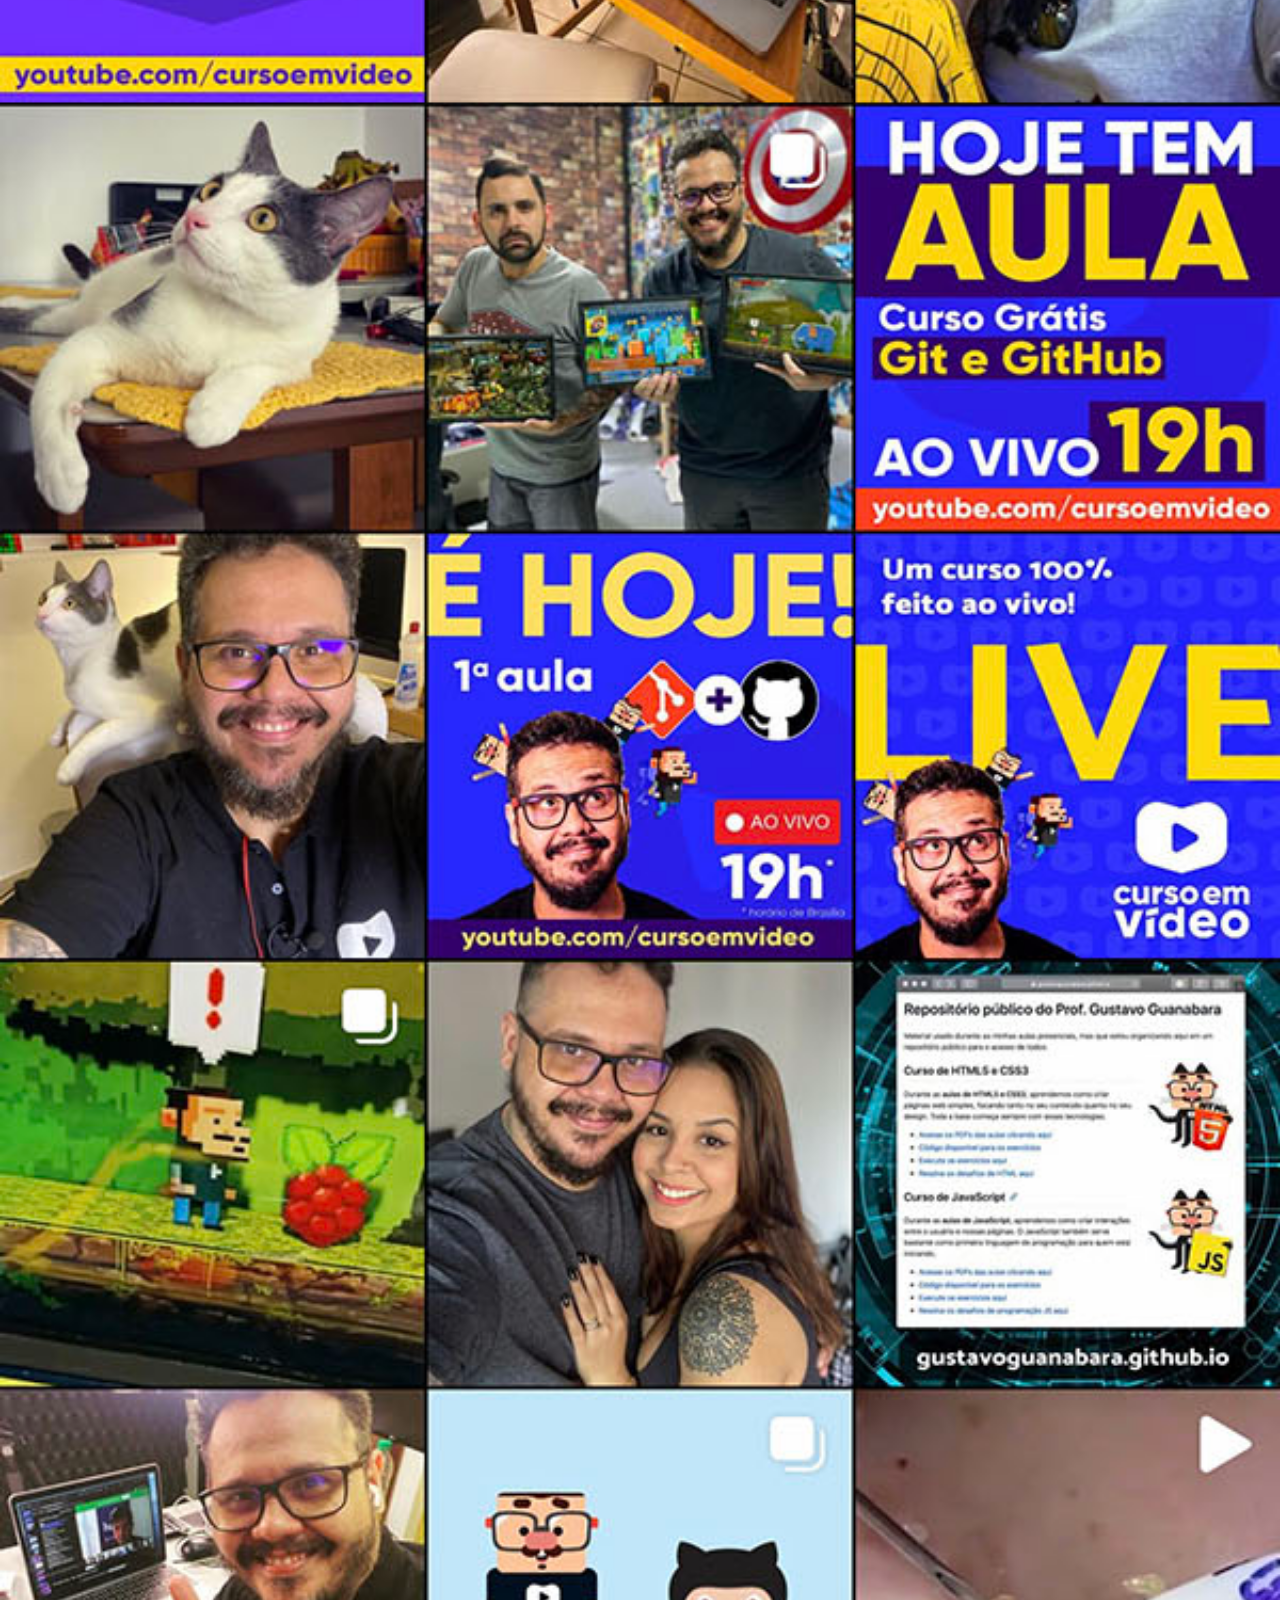
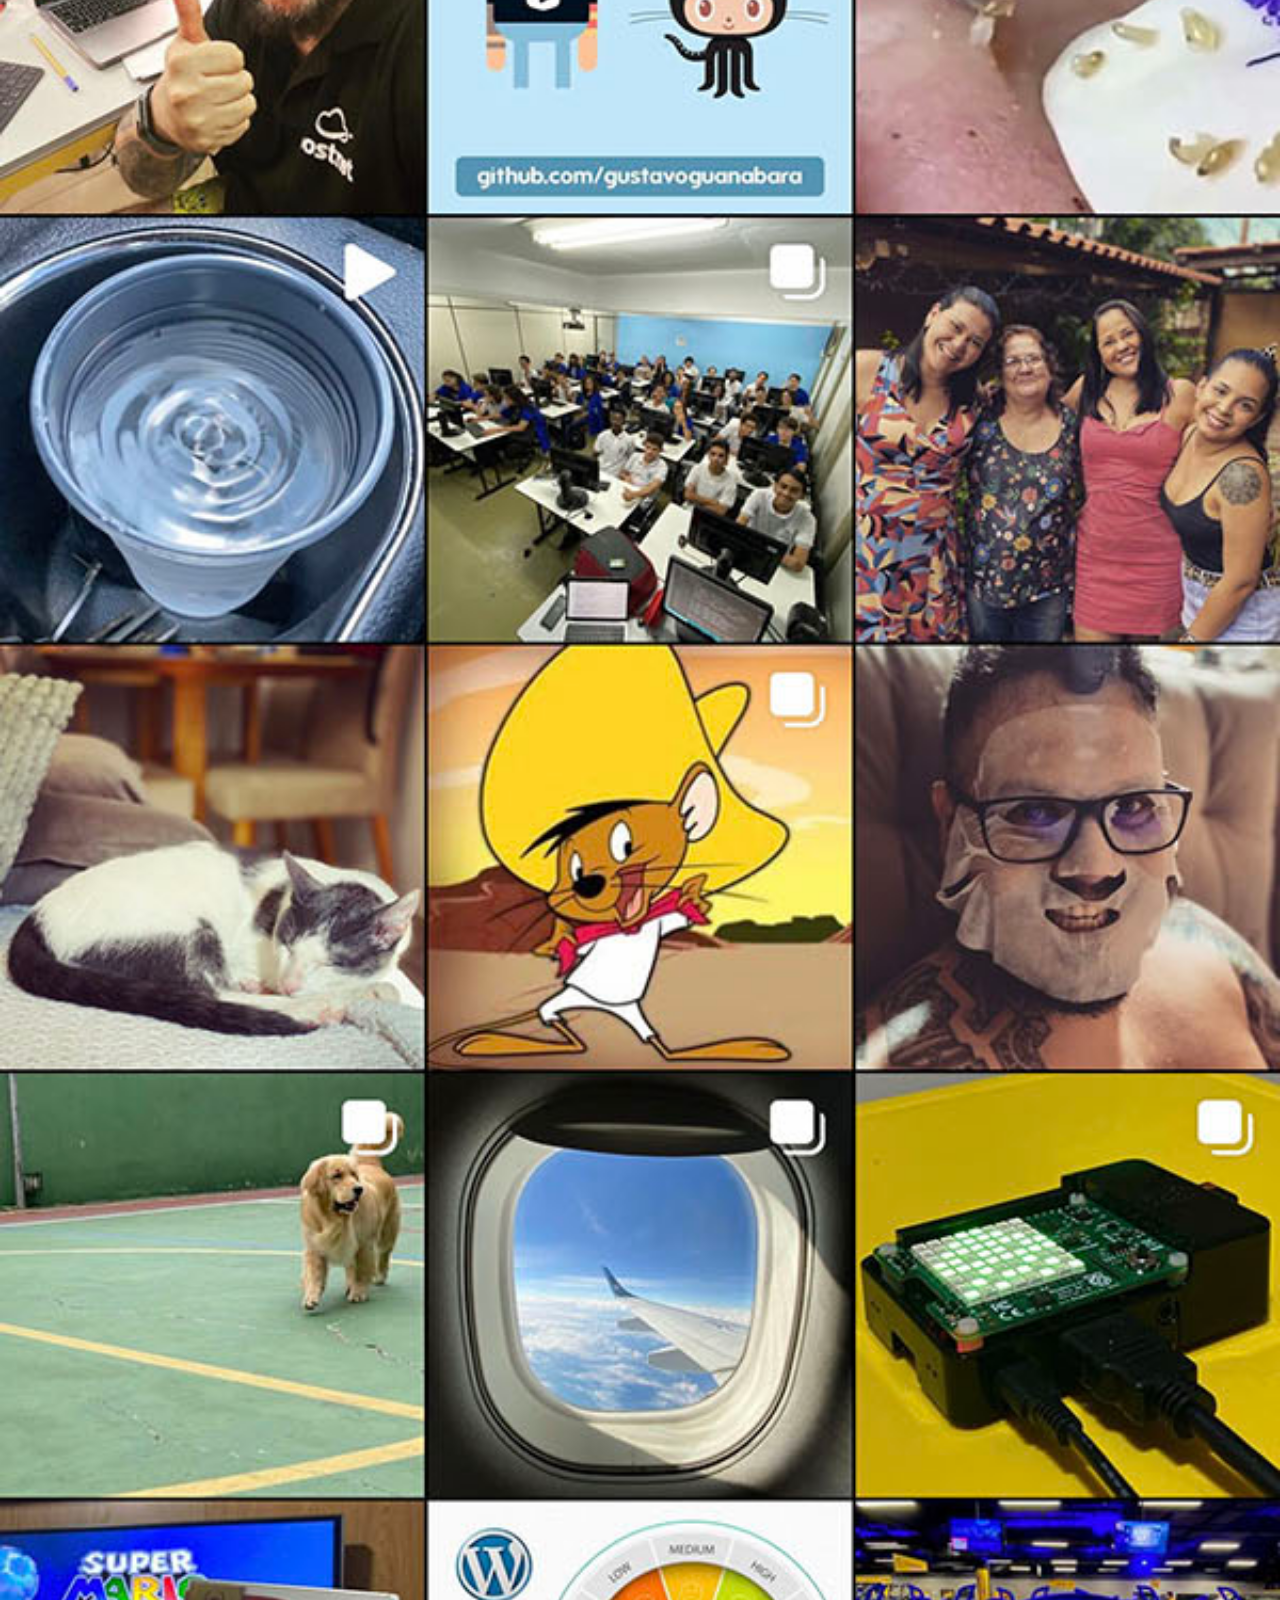
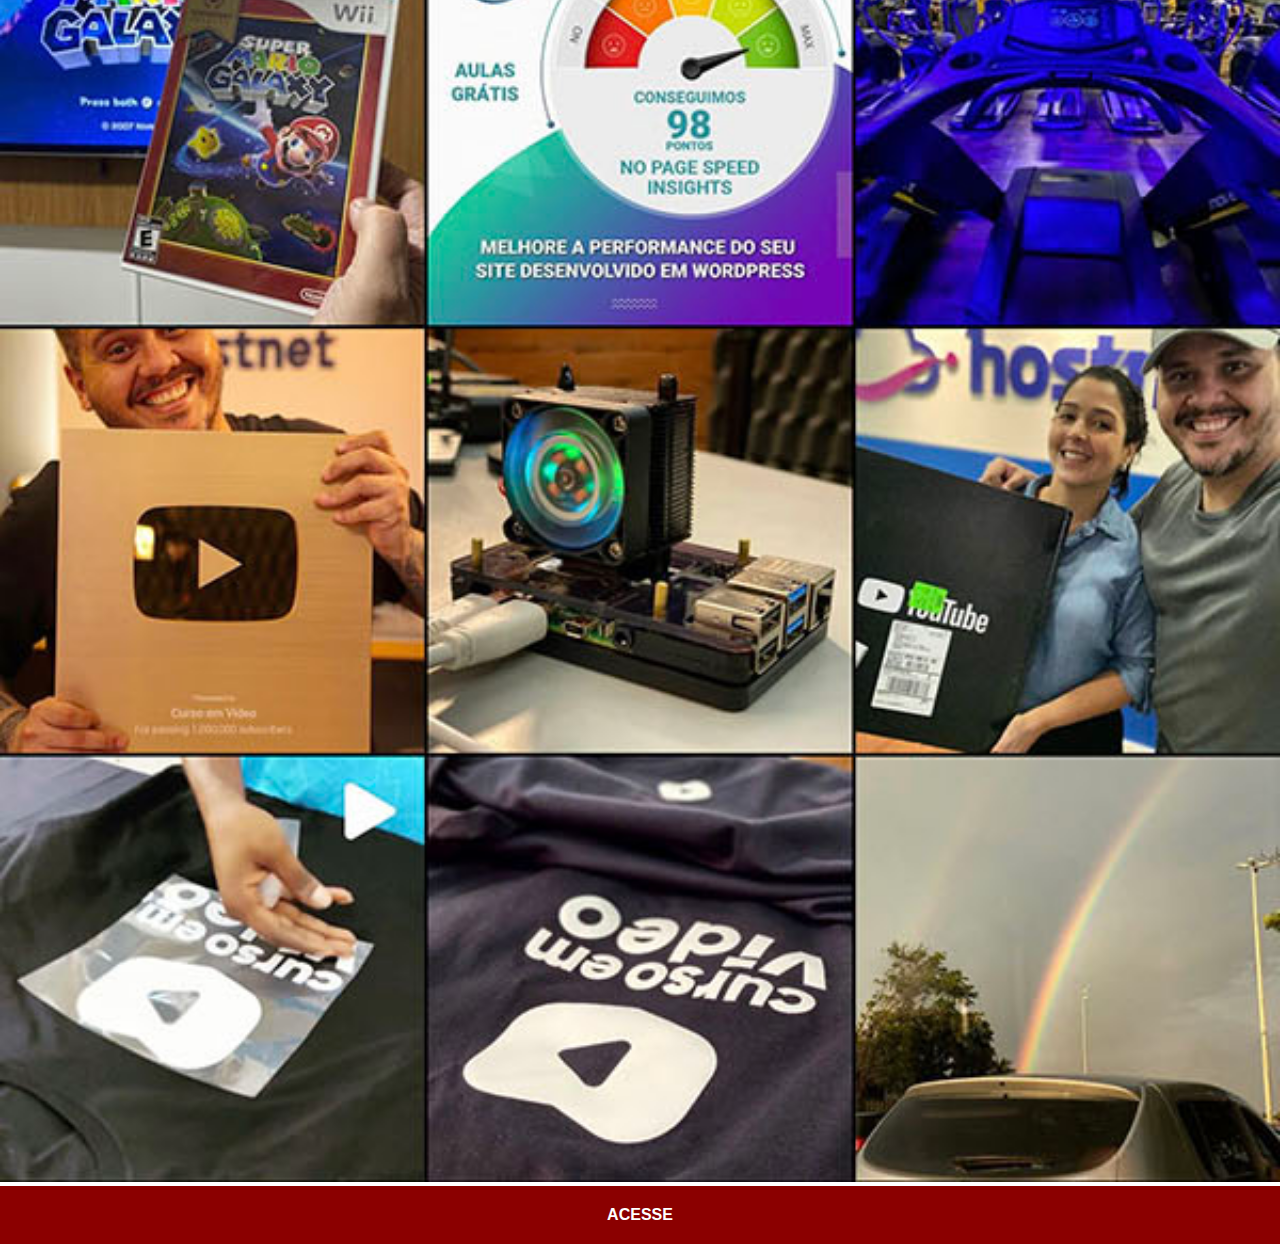
<file: instagra.html>
<!DOCTYPE html>
<html lang="pt-br">
<head>
    <meta charset="UTF-8">
    <meta name="viewport" content="width=device-width, initial-scale=1.0">
    <title>instagram</title>
    <link rel="stylesheet" href="estilos/social.css">
</head>
<body>
    <img src="imagens/tela-instagram.jpg" alt="instagram">
    <a href="https://www.instagram.com/ofertaecia.store/"target="_blank">ACESSE</a>
</body>
</html>
</file>
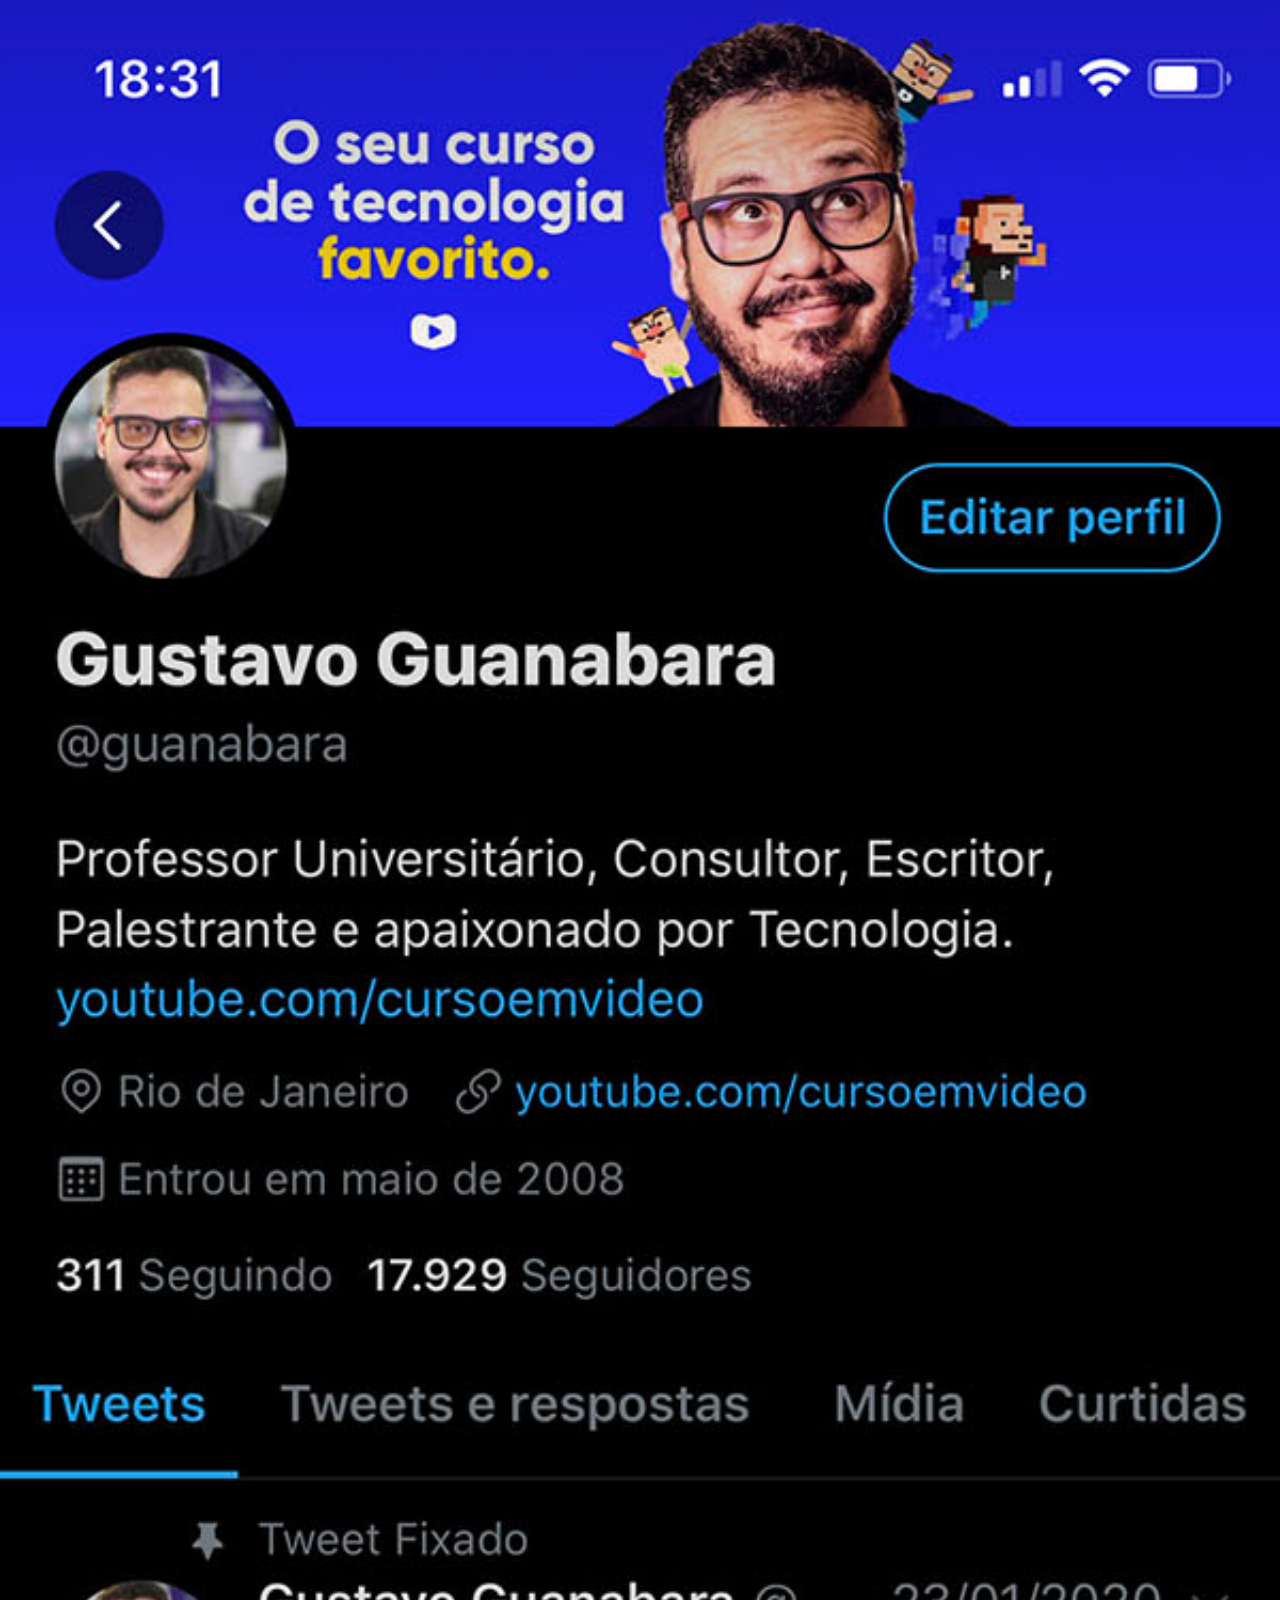
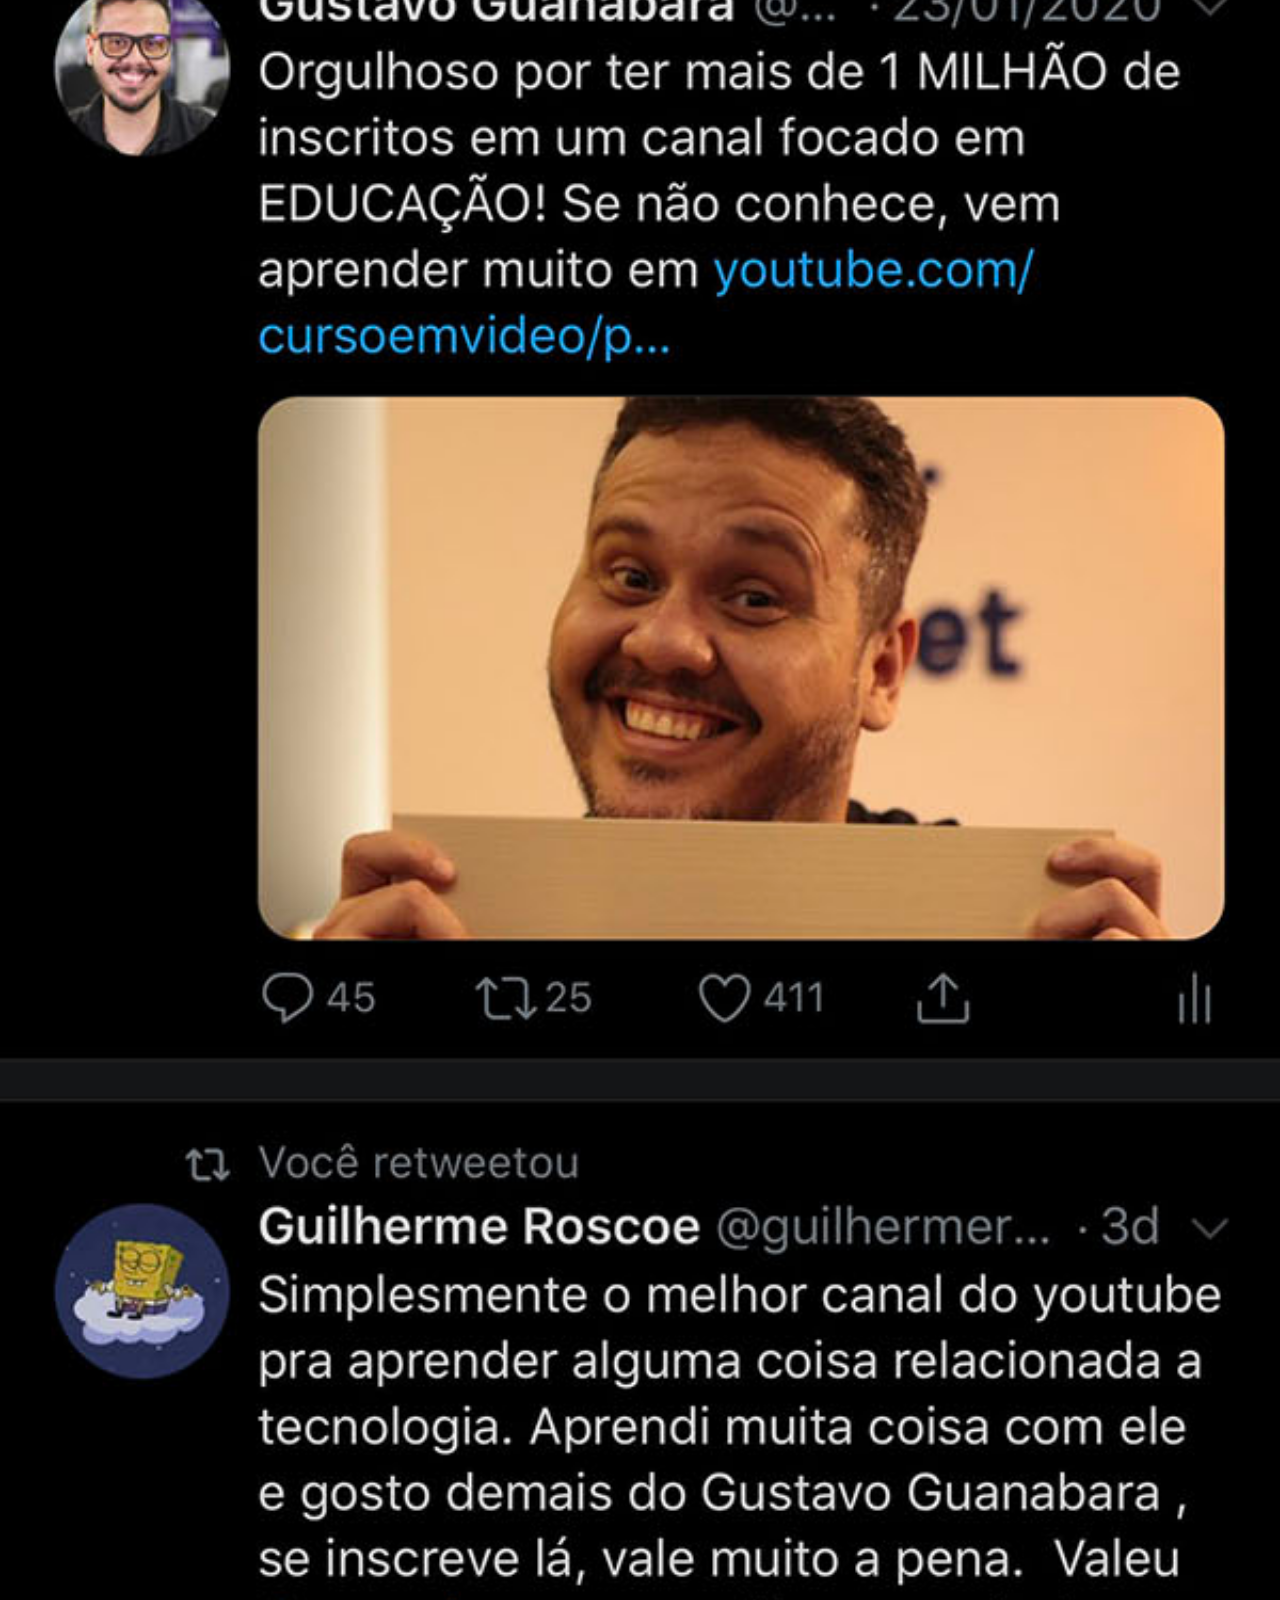
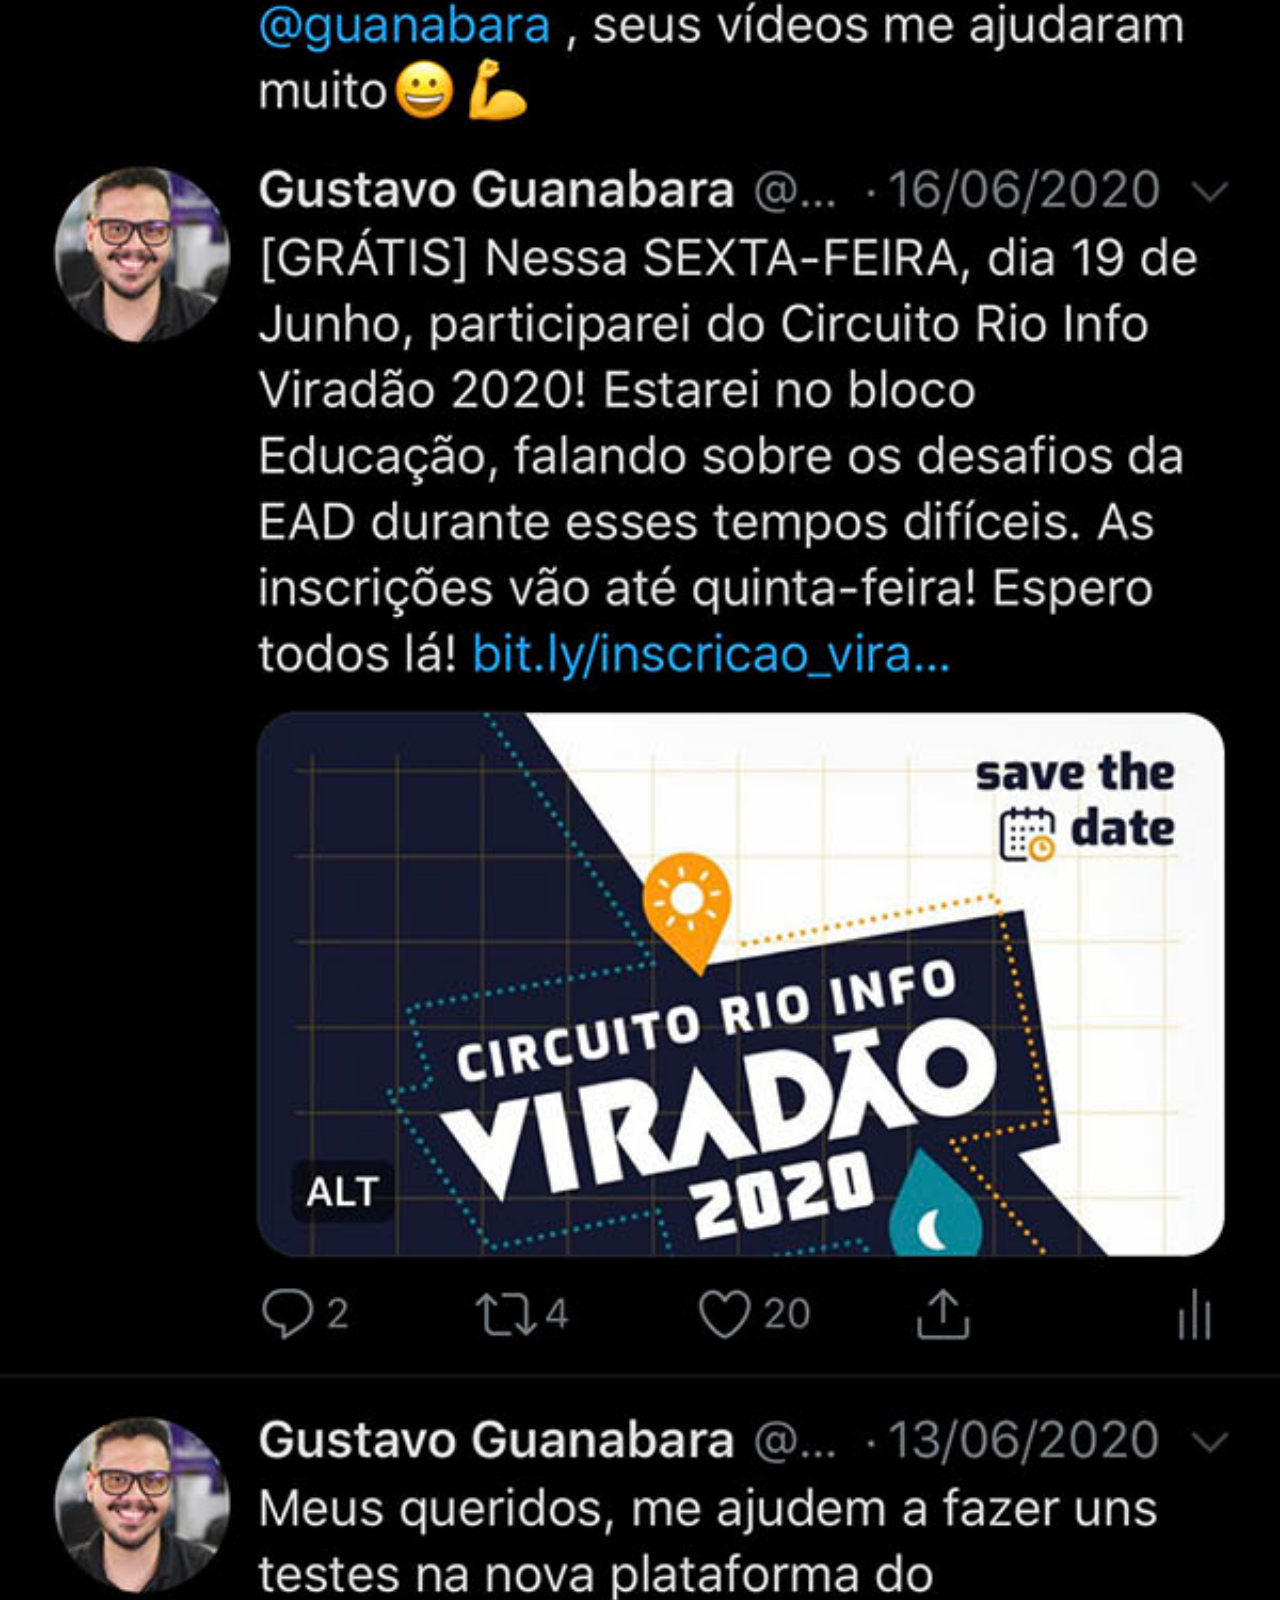
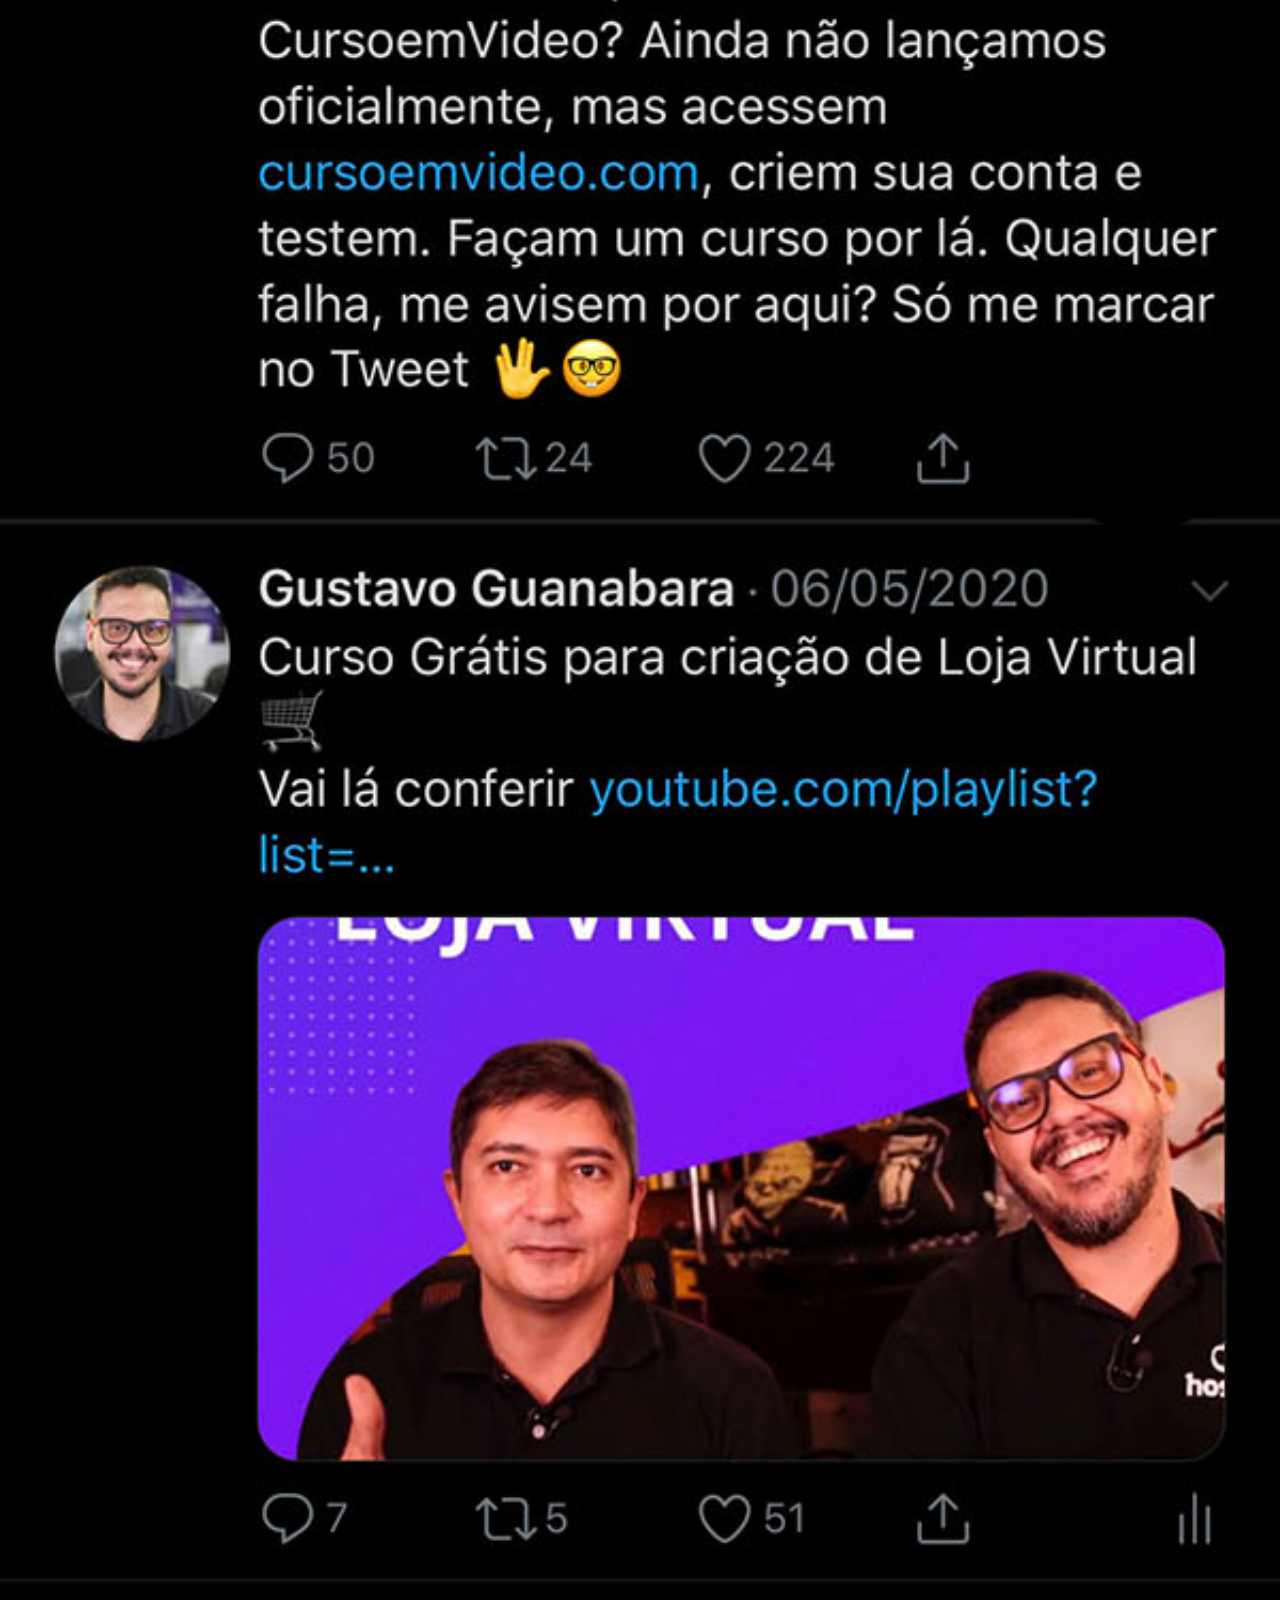
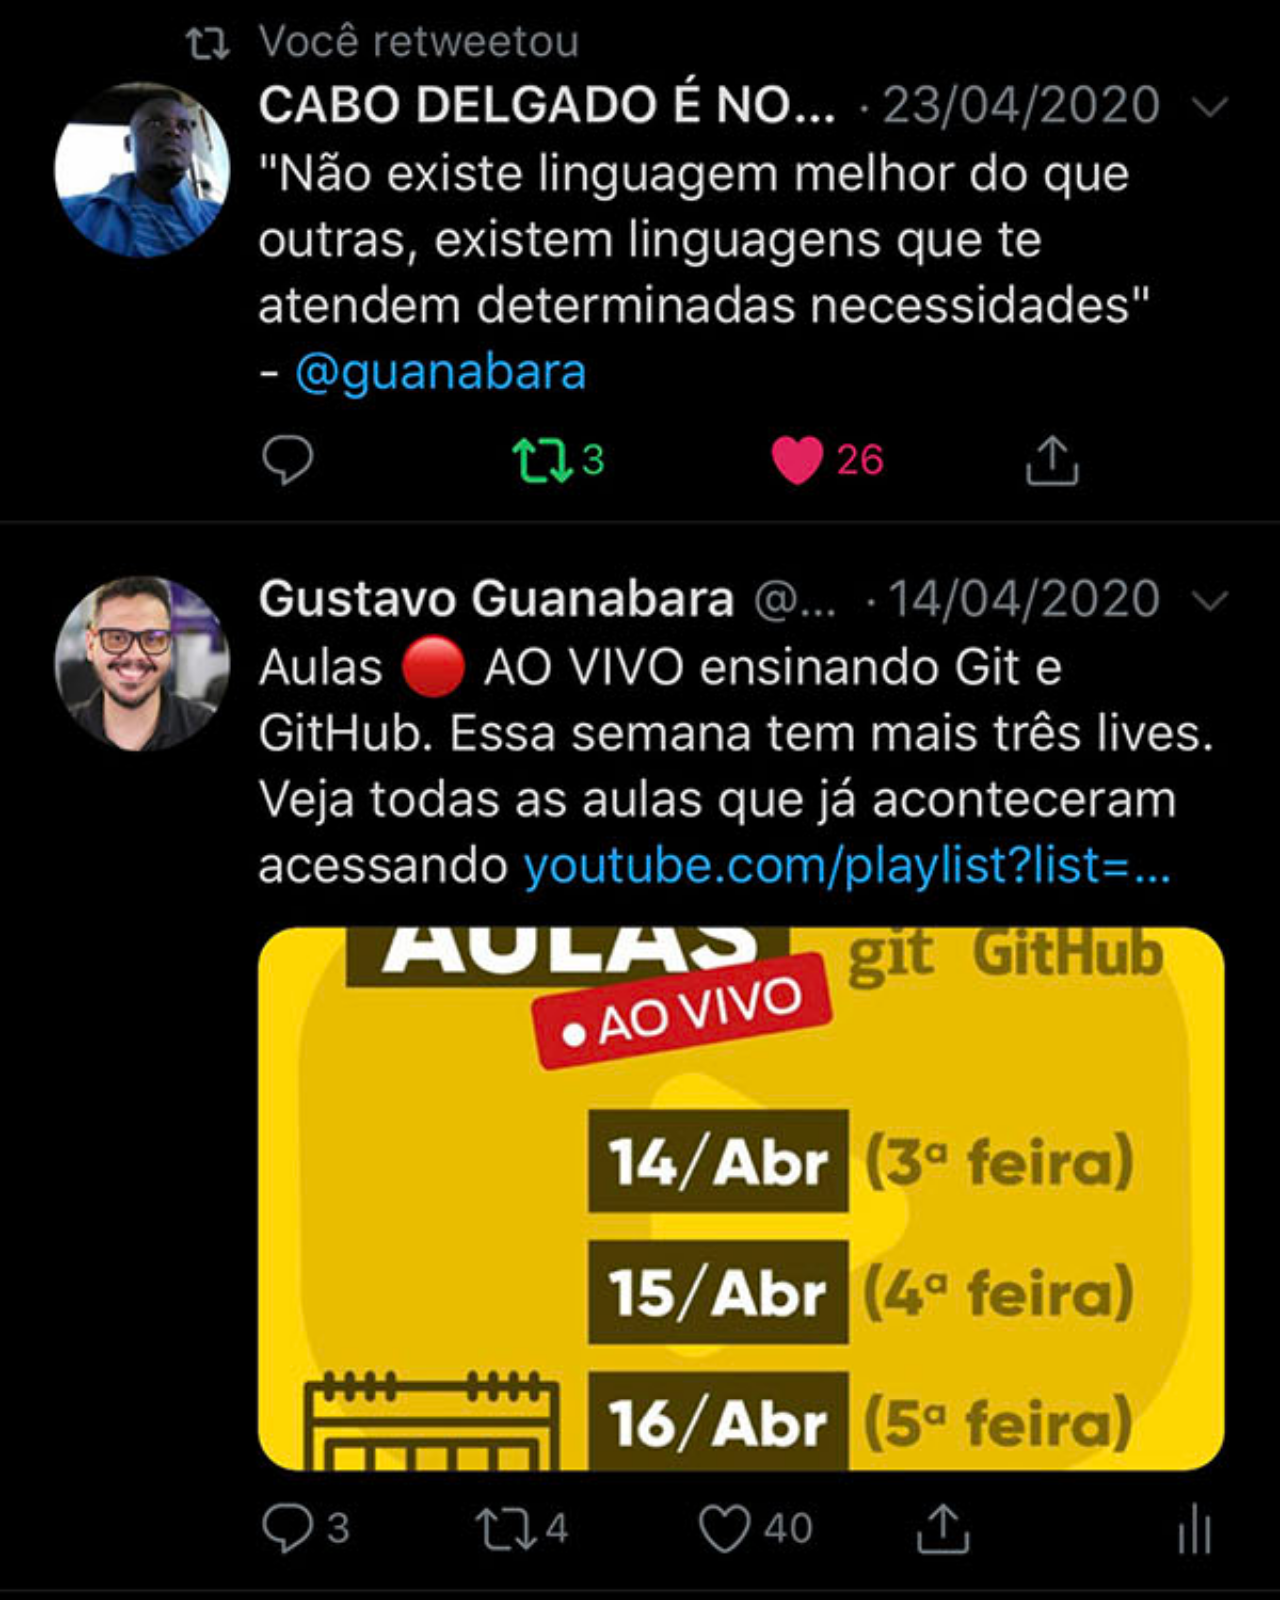
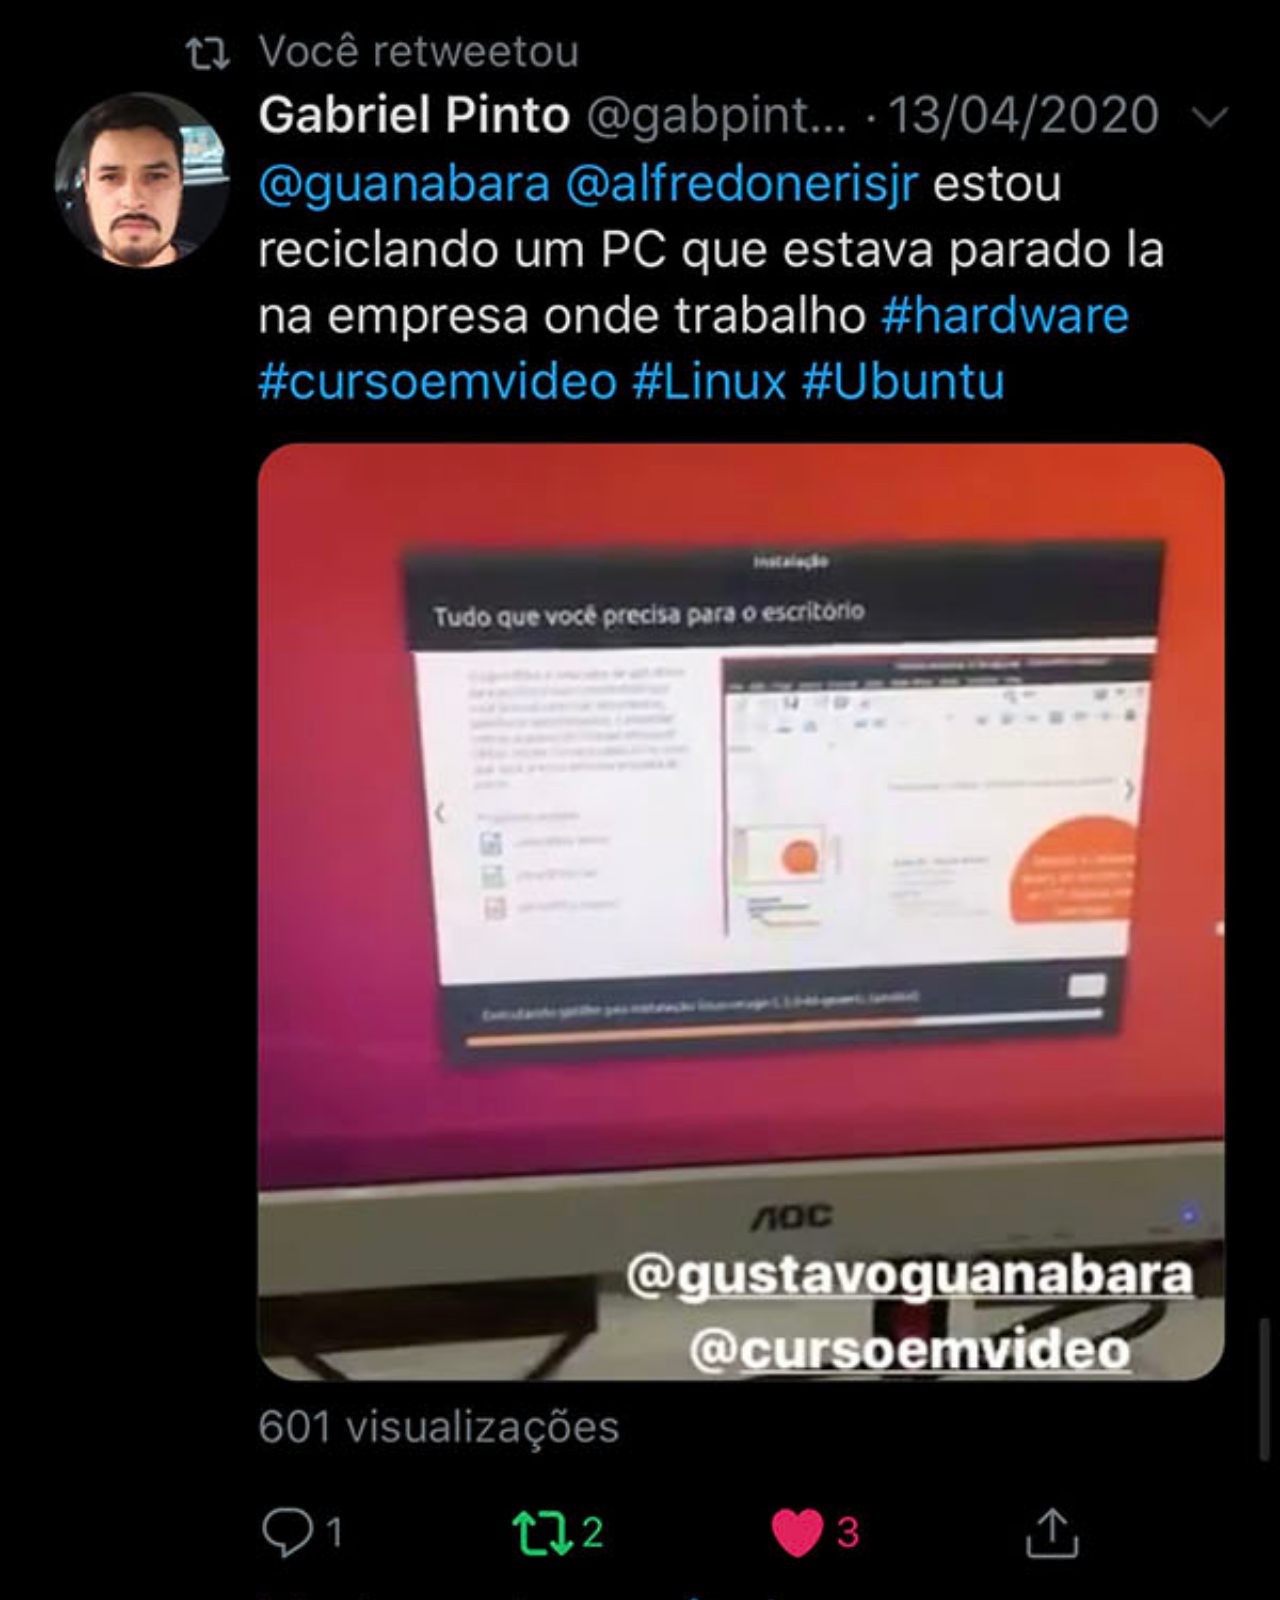
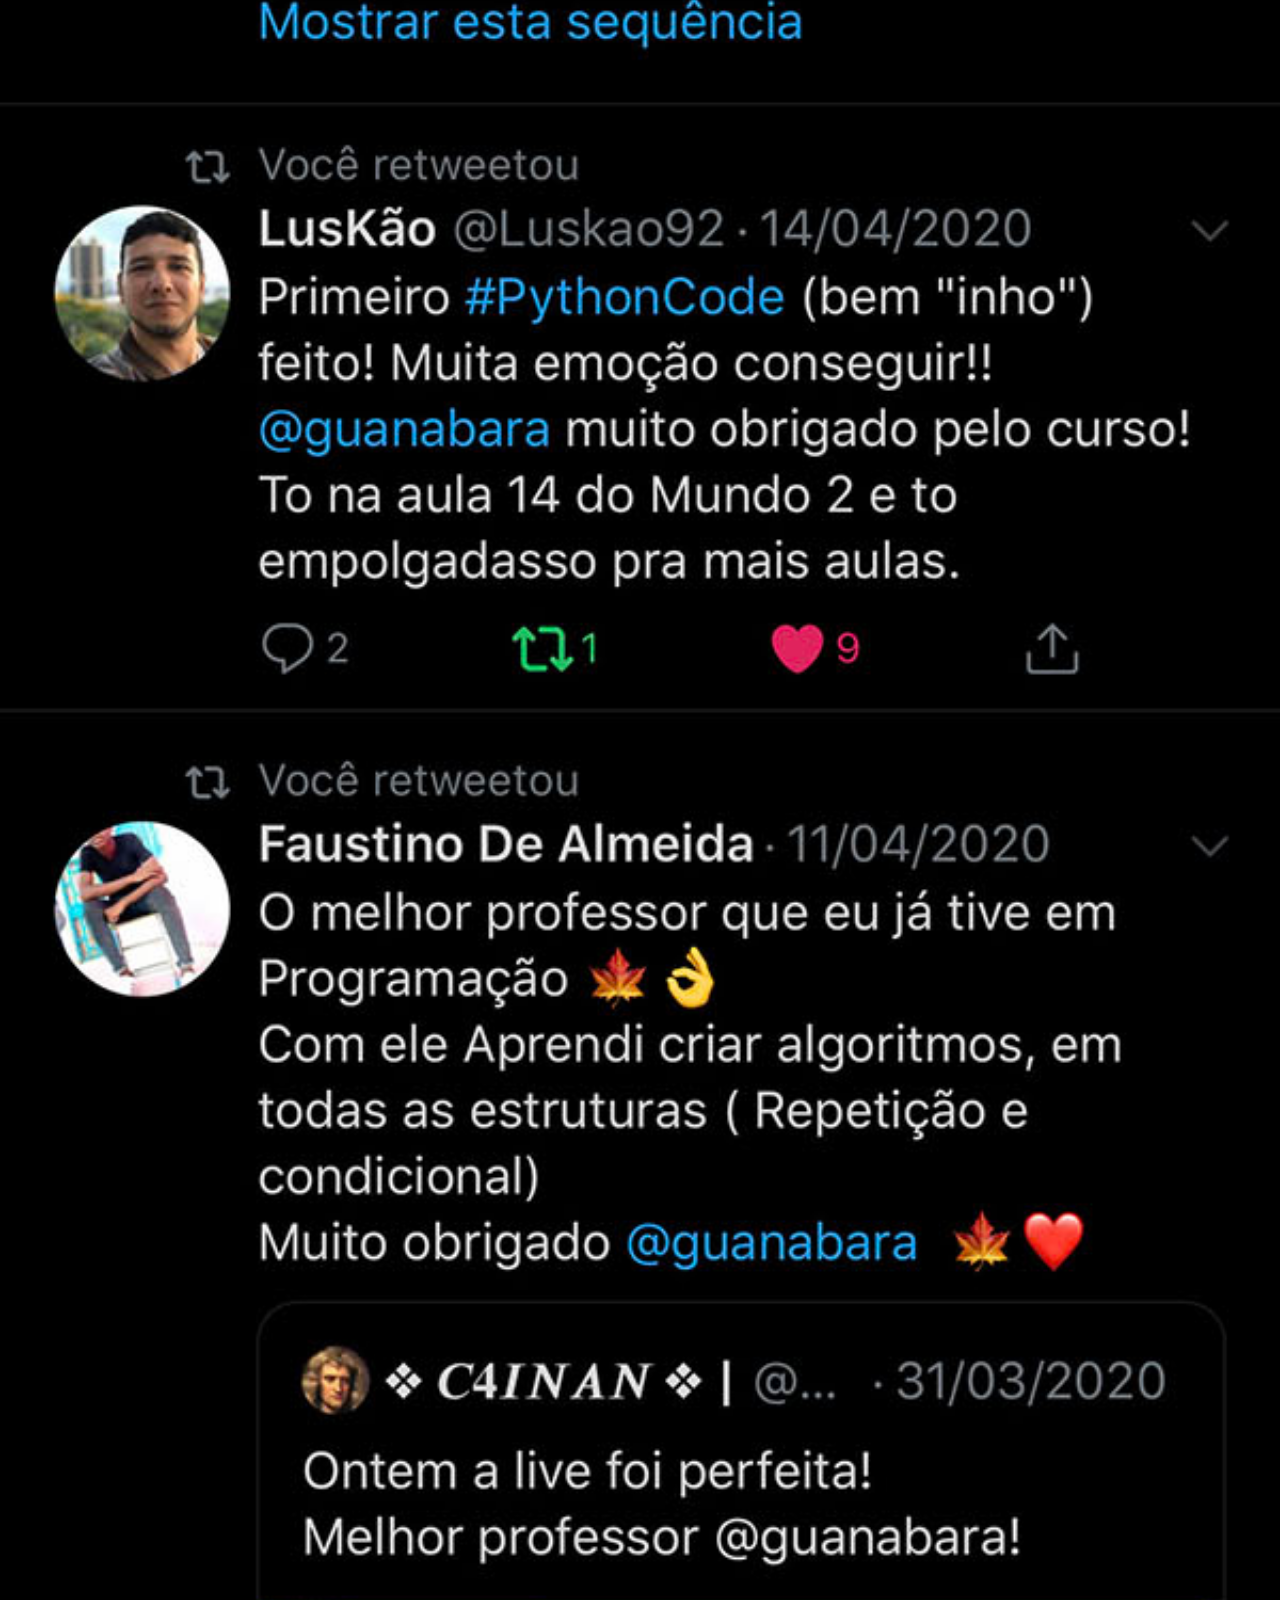
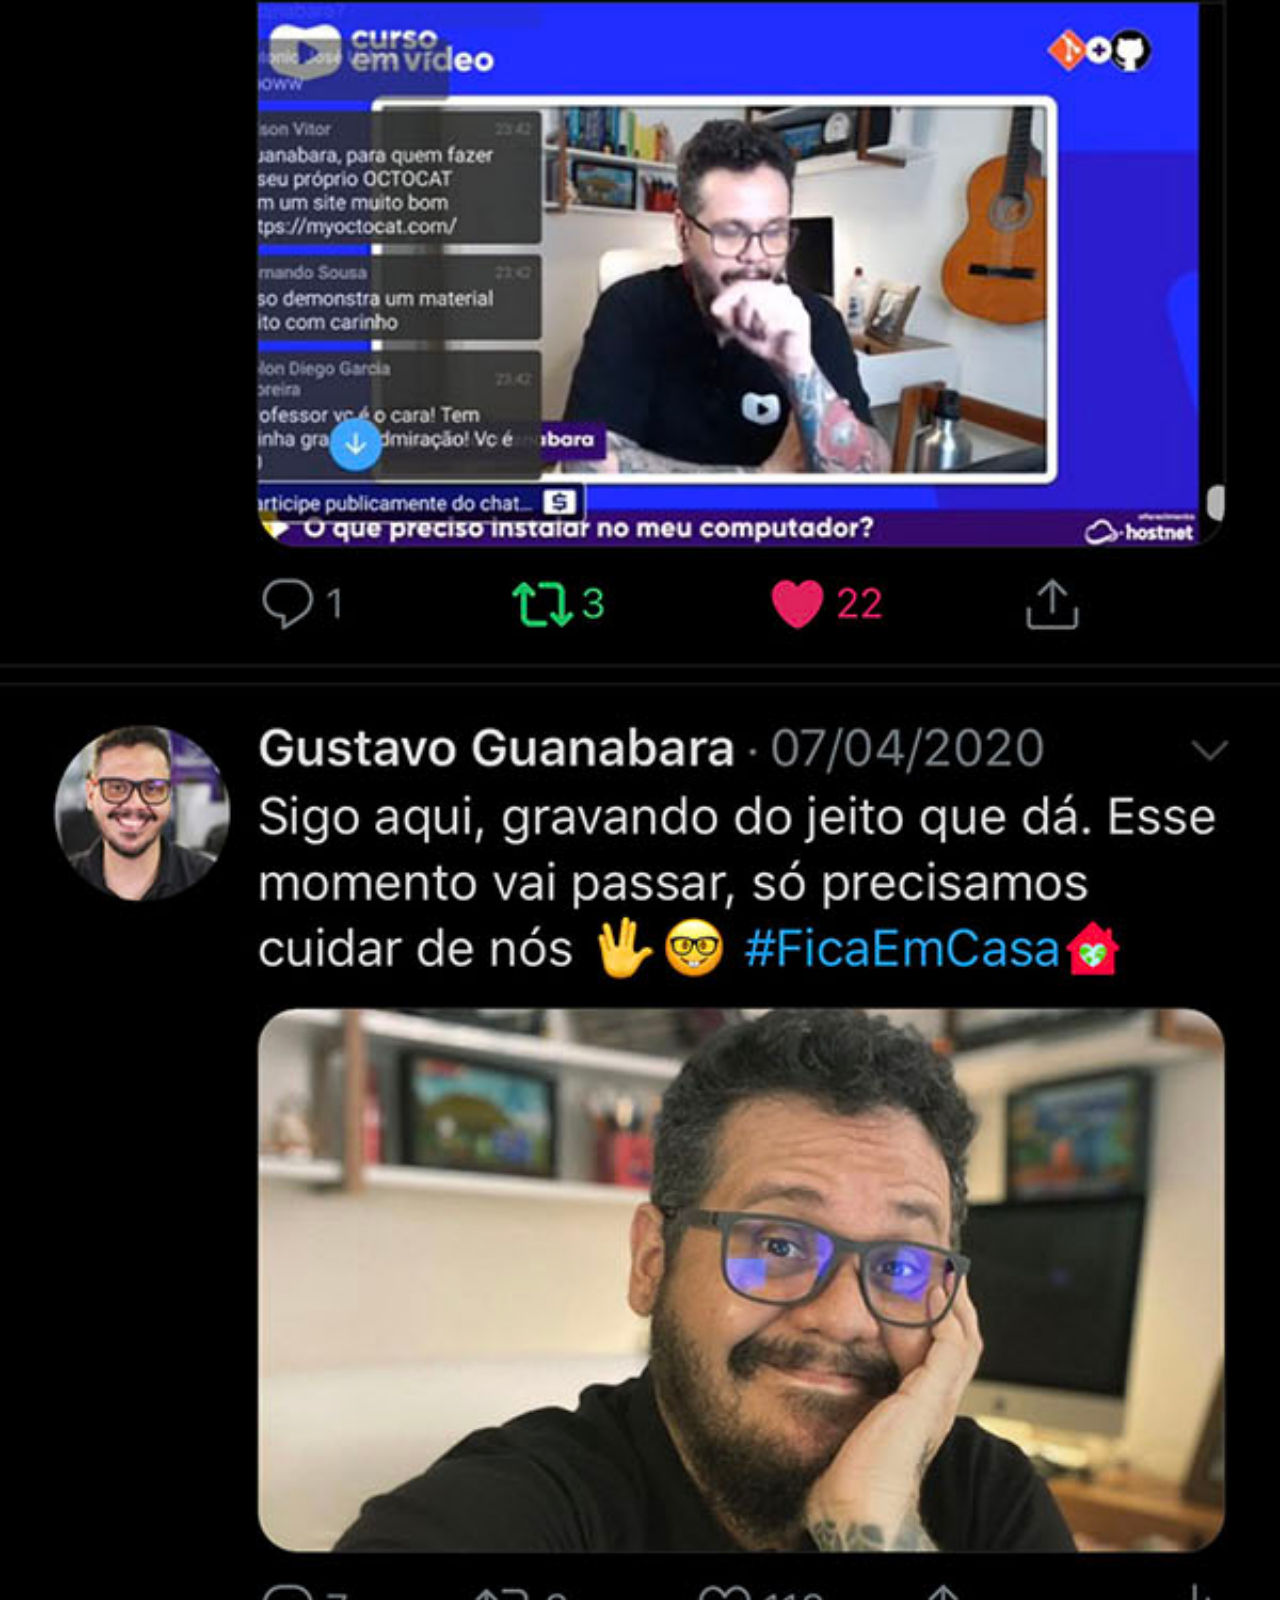
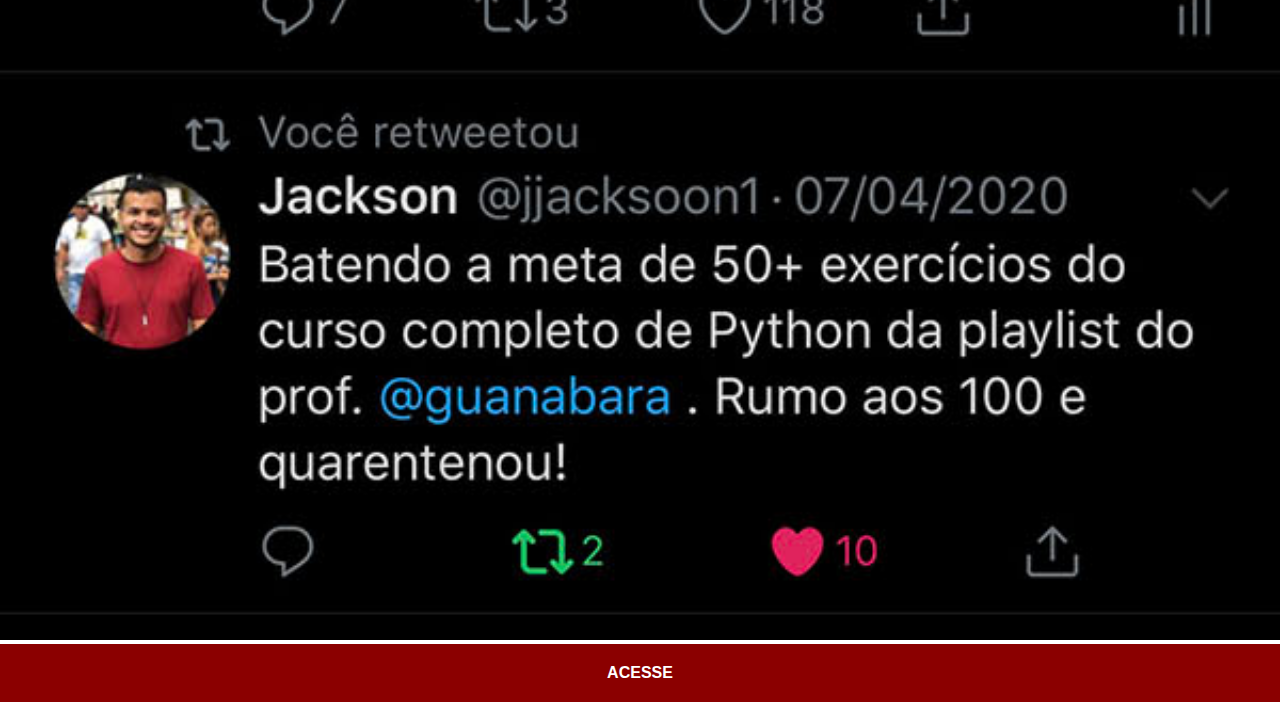
<file: twitter.html>
<!DOCTYPE html>
<html lang="pt-br">
<head>
    <meta charset="UTF-8">
    <meta name="viewport" content="width=device-width, initial-scale=1.0">
    <title>Twitter</title>
    <link rel="stylesheet" href="estilos/social.css">
</head>
<body>
    <img src="imagens/tela-twitter.jpg" alt="Twitter">
    <a href="#" target="_blank">ACESSE</a>
</body>
</html>
</file>
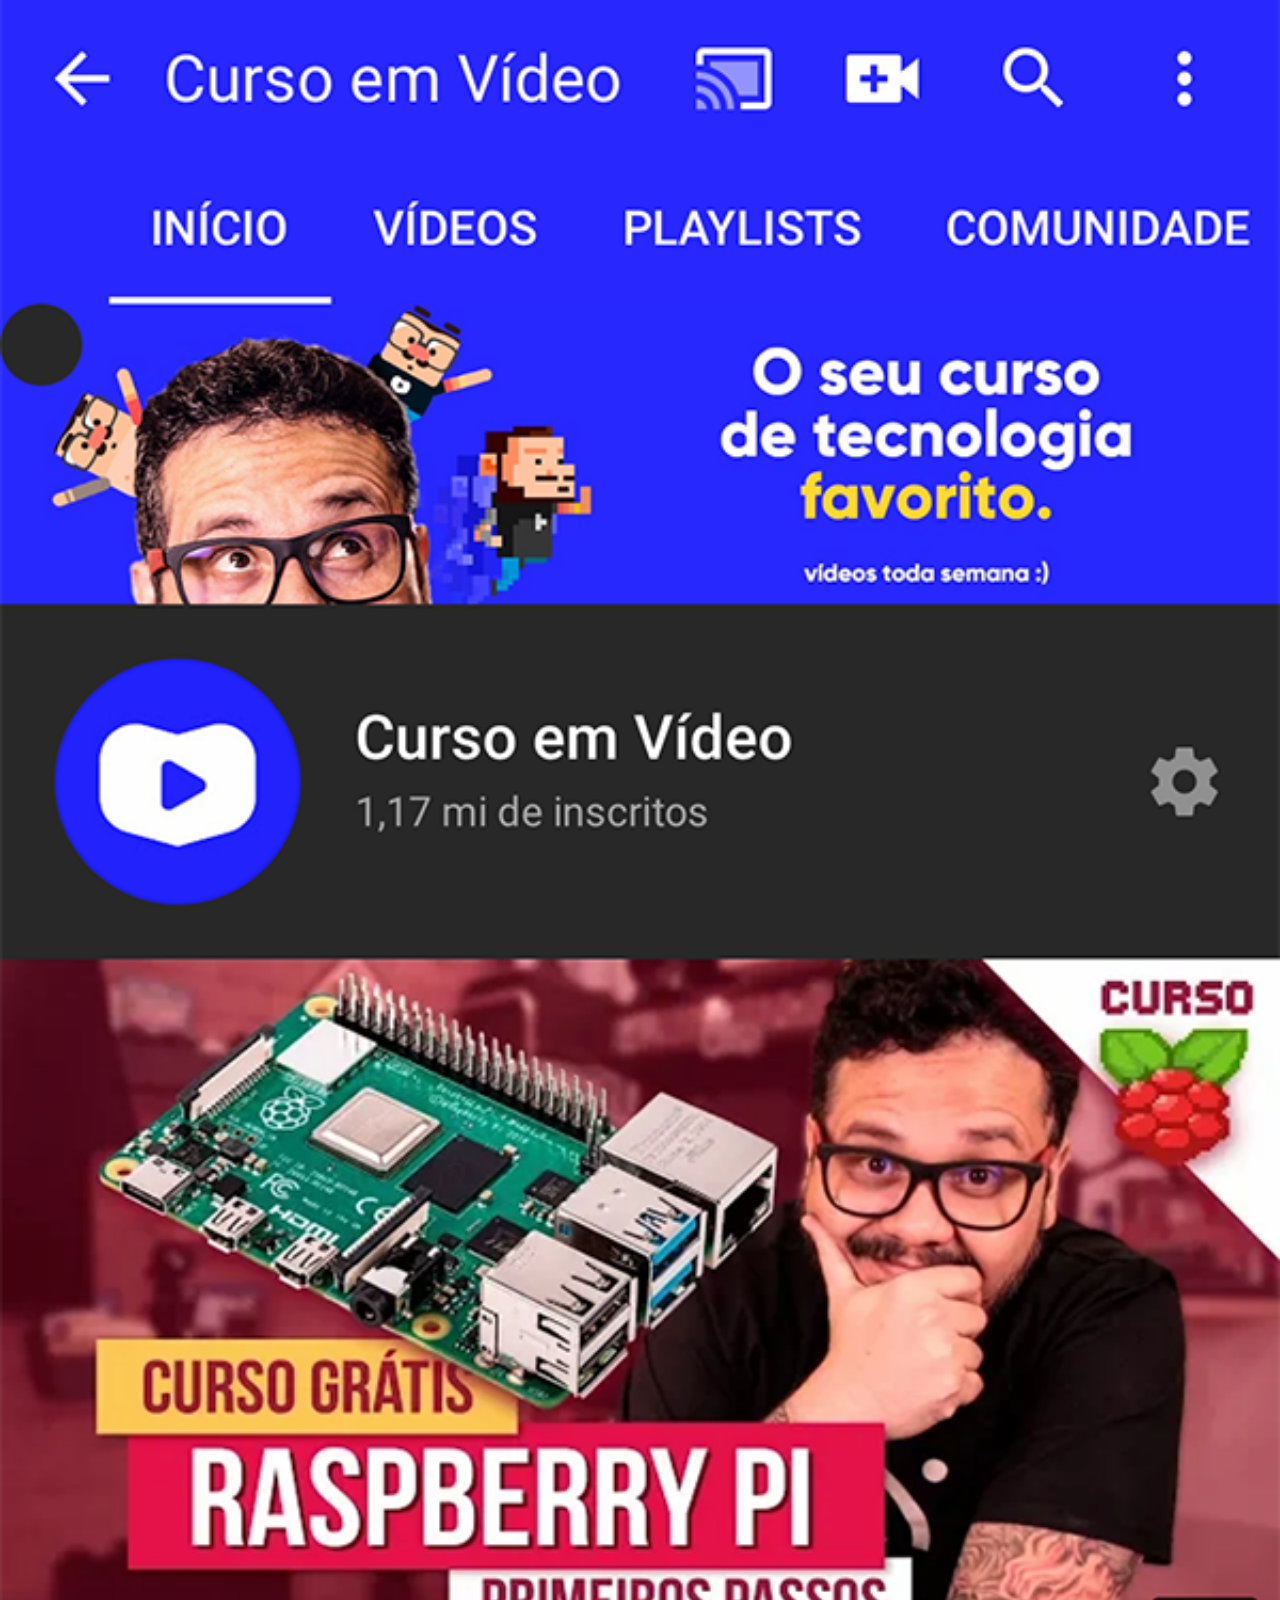
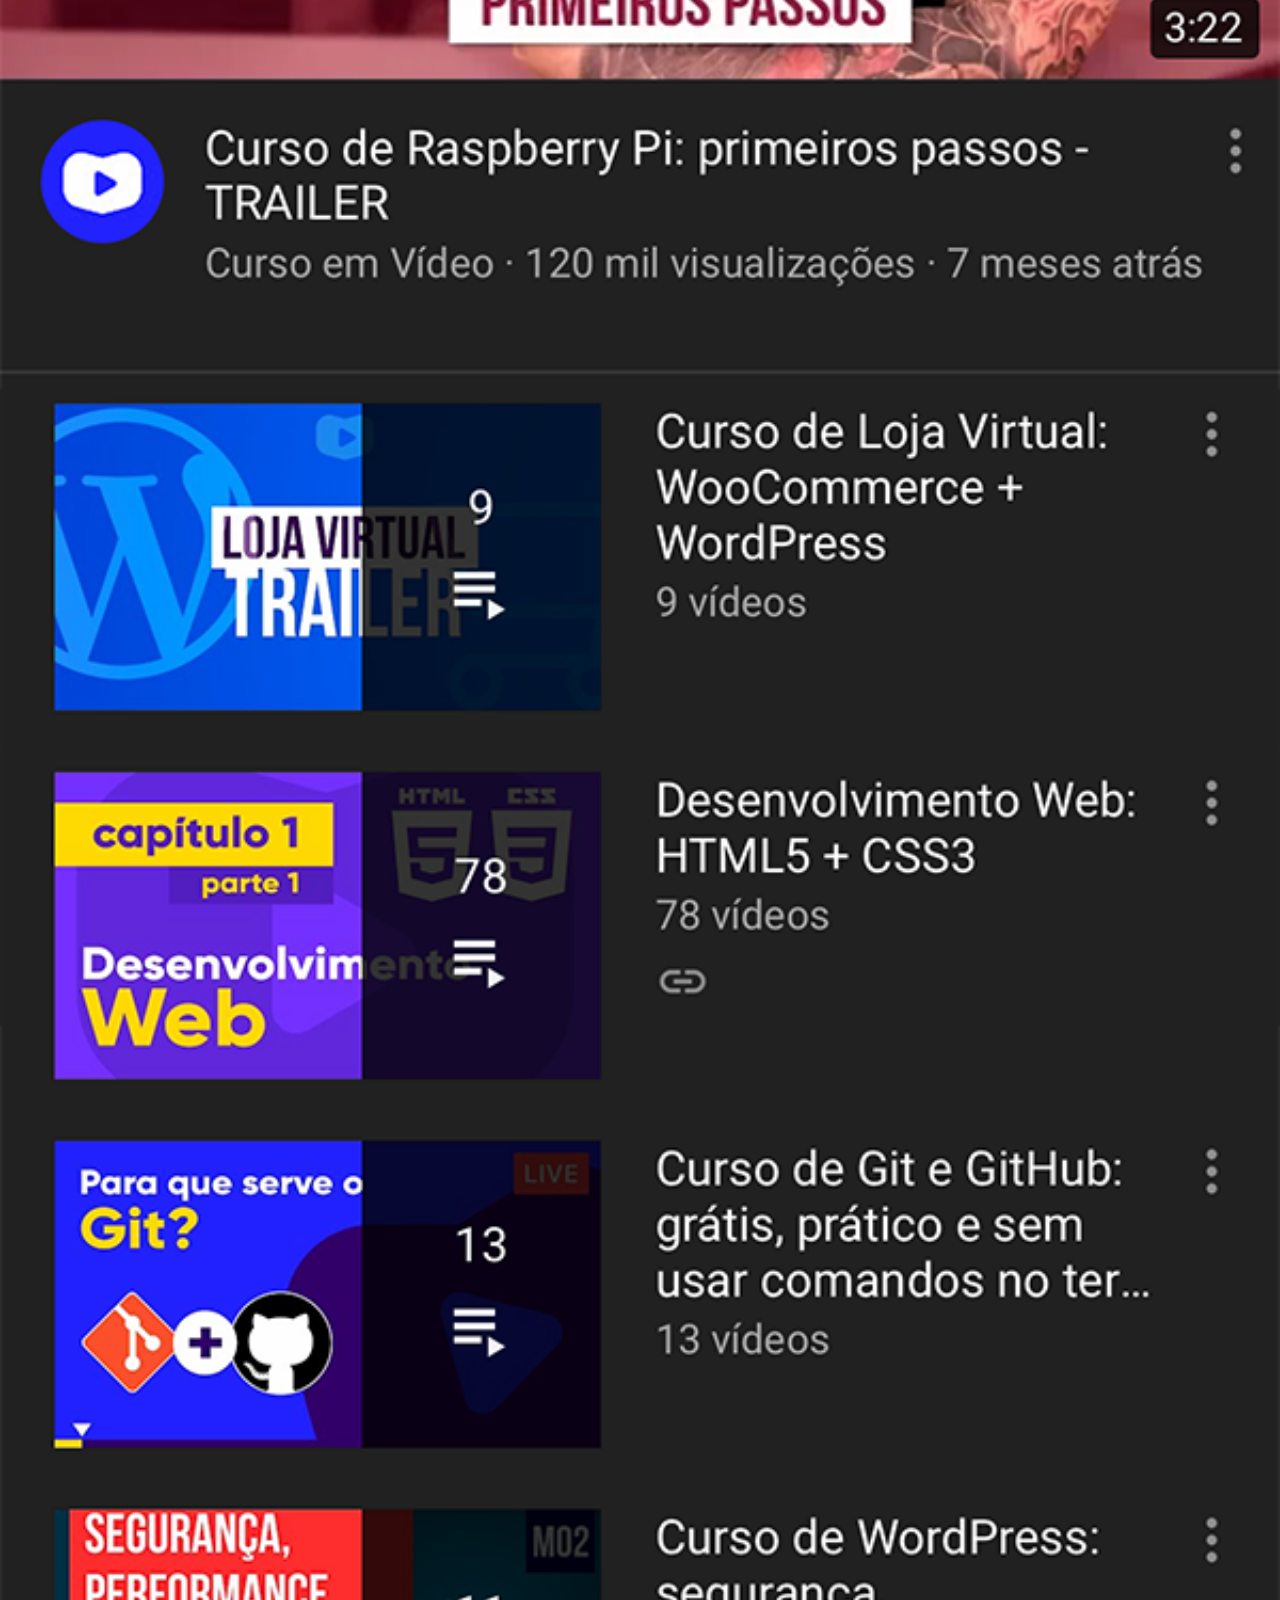
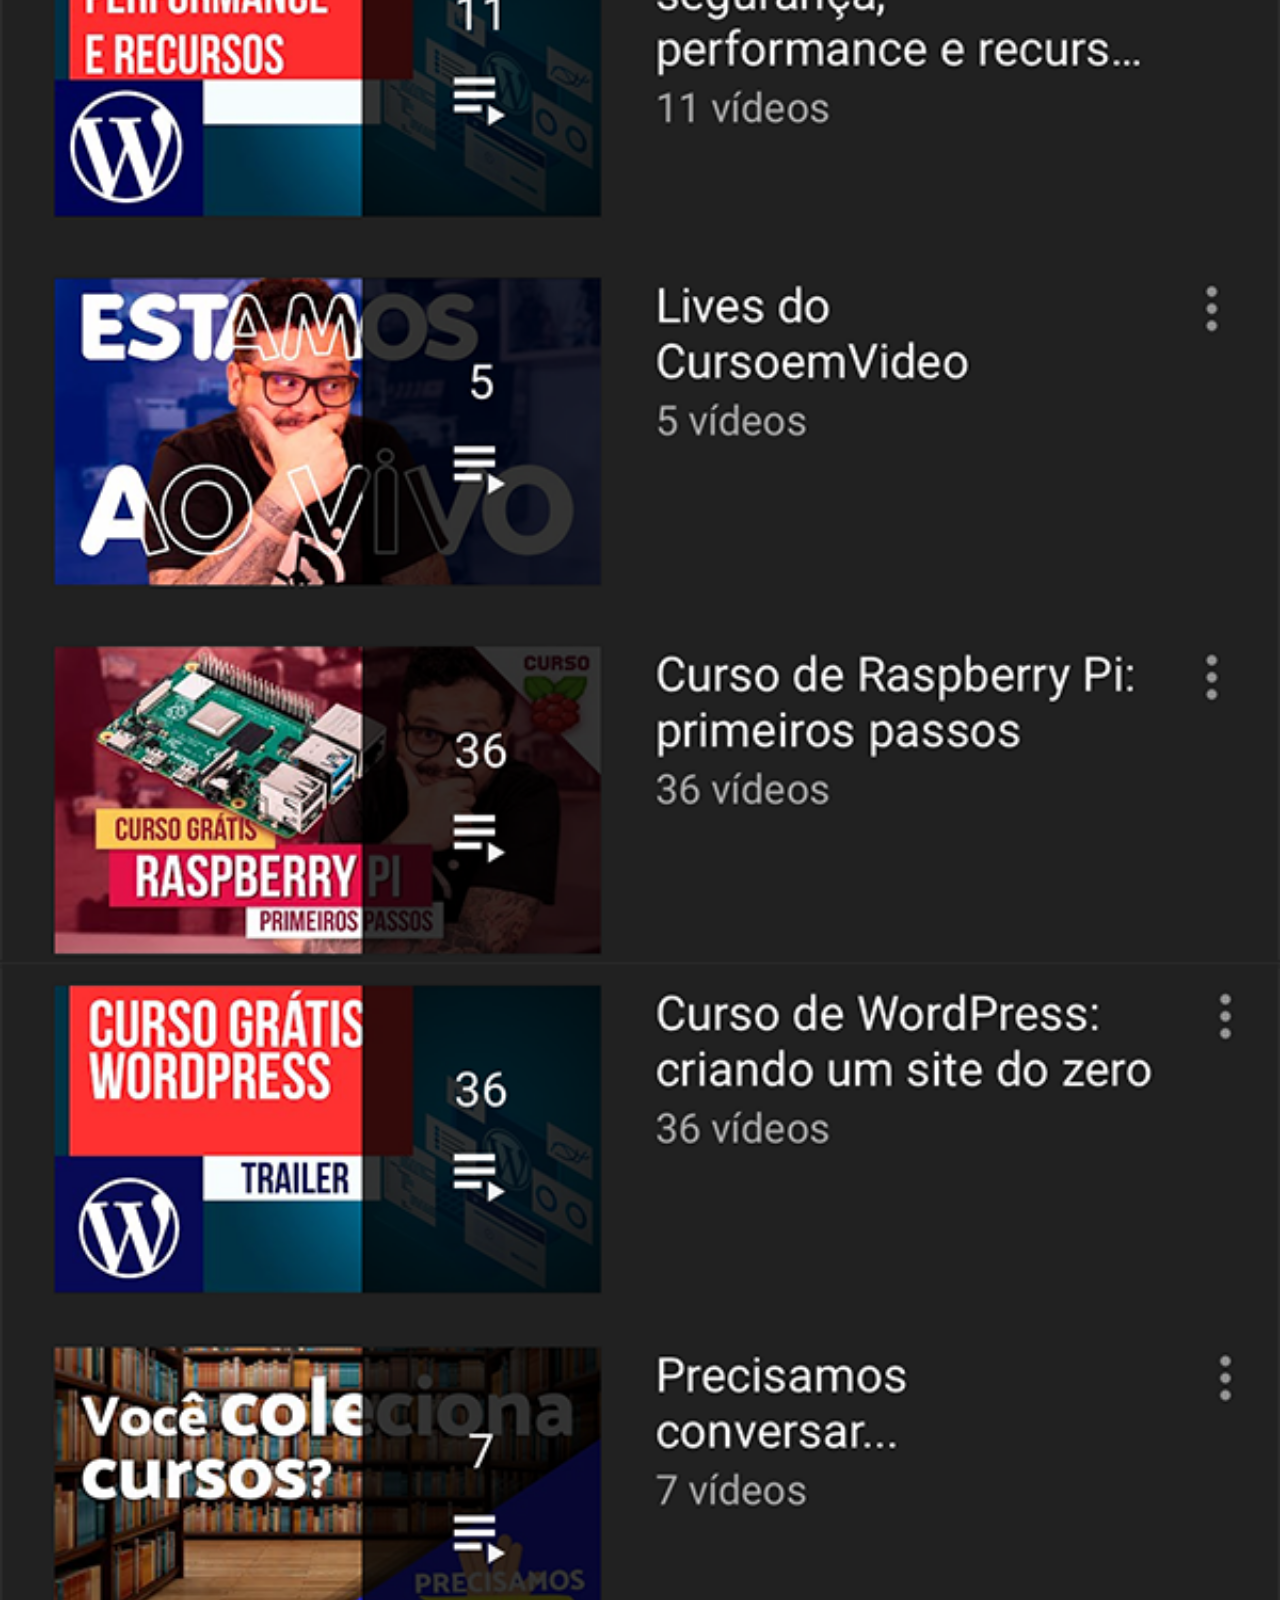
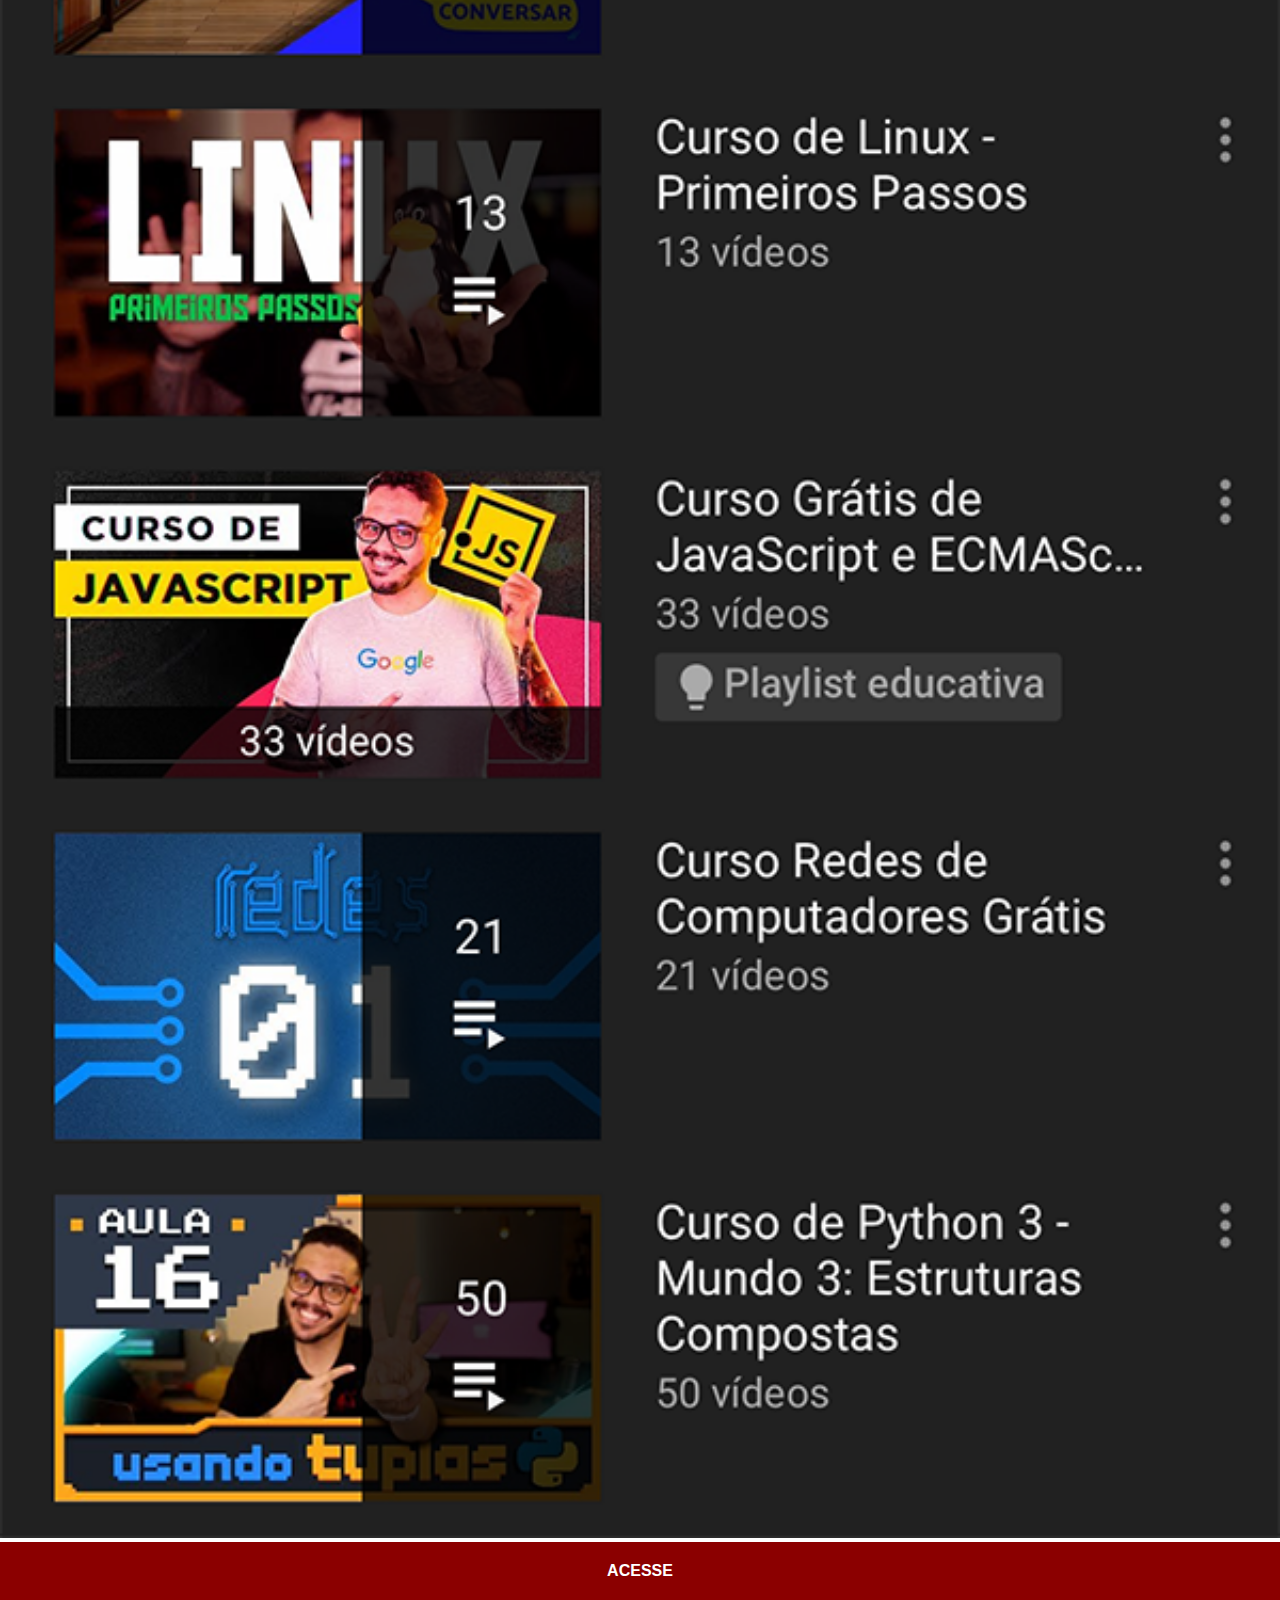
<file: youtube.html>
<!DOCTYPE html>
<html lang="pt-br">
<head>
    <meta charset="UTF-8">
    <meta name="viewport" content="width=device-width, initial-scale=1.0">
    <title>youtube</title>
    <link rel="stylesheet" href="estilos/social.css">
</head>
<body>
    <img src="imagens/tela-youtube.png" alt="youtube">
    <a href="https://www.youtube.com/@OfertaeCia" target="_blank">ACESSE</a>
</body>
</html>
</file>
<file: estilos/style.css>
@charset "UTF-8";

*{
    margin: 0px;
    padding: 0px;
    font-family: Arial, Helvetica, sans-serif;
}

html, body {
    height: 100vh;
    width: 100vw;
    background-color: black;
}

body {
    background: url('../imagens/fundo-madeira.jpg') no-repeat top center;
    background-size: cover;
    background-attachment: fixed;
}

main {
    height: 100vh;
    position: relative;
}

section#telefone {
    position: absolute;
    top: 50%;
    left: 50%;
    transform: translate(-50%, -50%);

    height: 627px;
    width: 311px;
    background: url('../imagens/frame-iphone.png') no-repeat;
}

iframe#tela {
    position: relative;
    top: 80px;
    left: 22px;
    width: 267px;
    height: 471px;
}

section#redes-sociais {
    text-align: right;
    margin-right: 15px;
}

section#redes-sociais img {
    width: 50px;
    margin: 10px;
    border-radius: 50%;
    box-shadow: 2px 2px 5px rgb(0, 0, 0.400);
    box-sizing: border-box;
}

section#redes-sociais img:hover {
    border: 2px solid rgba(255, 255, 255, 0.658);
    transform: translate(-4px, -4px);
    box-shadow: 5px 5px 10px rgba(0, 0, 0, 0.747);
    transition: transform .3s;
}
</file>
<file: estilos/social.css>
@charset "utf-8";

* {
    margin: 0px;
    padding: 0px;
    font-family: Arial, Helvetica, sans-serif;
}
::-webkit-scrollbar {
    width: 0PX;
    height: 0px;
}

img {
    width: 100vw;
}

a {
    display: block;
    background-color: darkred;
    color: white;
    padding: 20PX;
    text-align: center;
    font-weight: bolder;
    text-decoration: none;
}

a:hover {
    background-color: brown;
}
</file>
